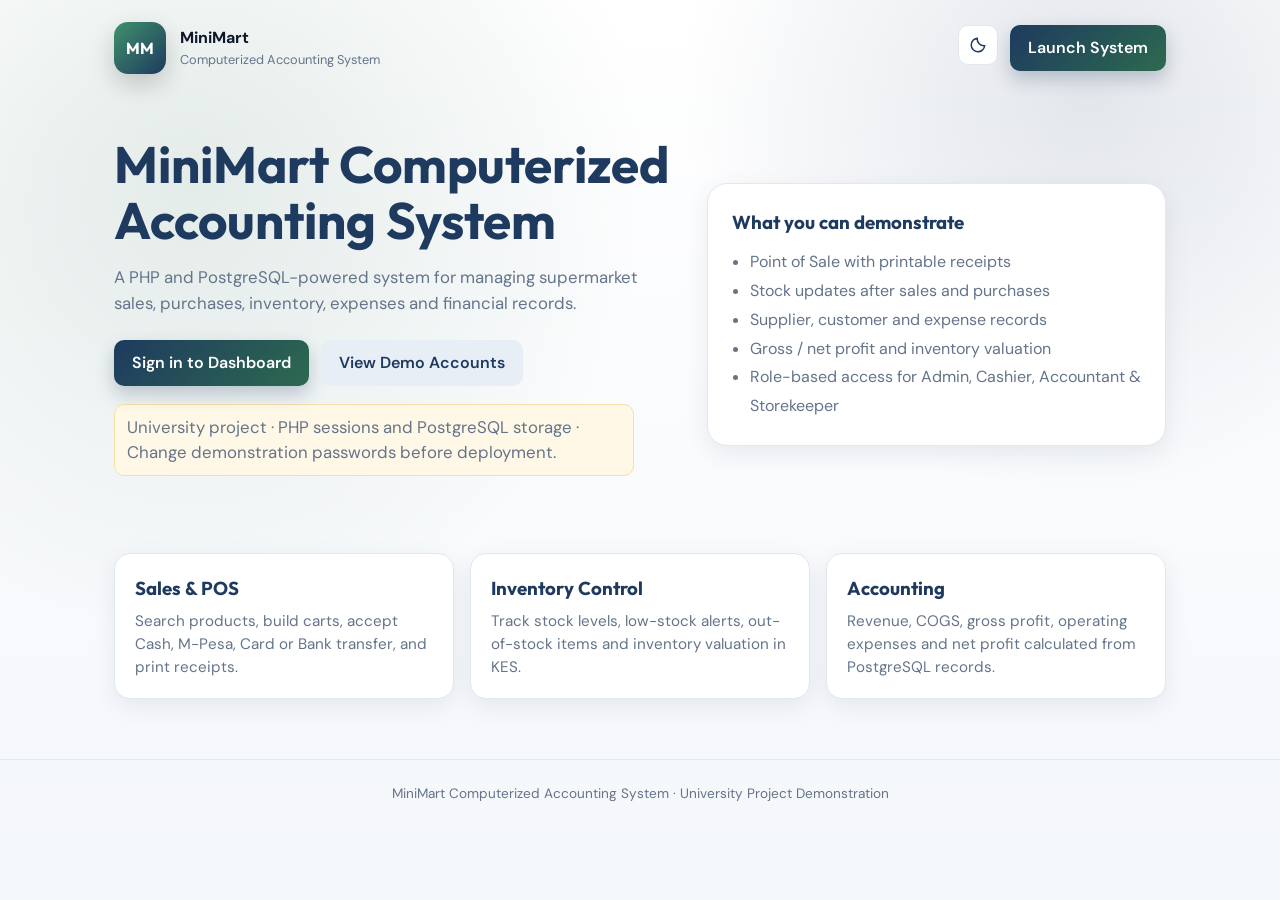
<file: index.html>
<!DOCTYPE html>
<html lang="en">
<head>
  <meta charset="UTF-8" />
  <meta name="viewport" content="width=device-width, initial-scale=1.0" />
  <title>MiniMart Computerized Accounting System</title>
  <script src="js/theme.js"></script>
  <link rel="stylesheet" href="css/style.css" />
  <link rel="stylesheet" href="css/dashboard.css" />
  <link rel="stylesheet" href="css/responsive.css" />
</head>
<body class="landing">
  <nav class="landing-nav">
    <div class="login-brand">
      <div class="login-mark">MM</div>
      <div>
        <strong>MiniMart</strong>
        <div class="text-muted" style="font-size:0.8rem">Computerized Accounting System</div>
      </div>
    </div>
    <div class="landing-cta" style="margin:0">
      <button type="button" class="icon-btn" data-theme-toggle title="Toggle colour theme" aria-label="Toggle colour theme"></button>
      <a class="btn btn-primary" href="login.html">Launch System</a>
    </div>
  </nav>

  <section class="landing-hero">
    <div>
      <h1>MiniMart Computerized Accounting System</h1>
      <p>
        A PHP and PostgreSQL-powered system for managing supermarket sales,
        purchases, inventory, expenses and financial records.
      </p>
      <div class="landing-cta">
        <a class="btn btn-primary" href="login.html">Sign in to Dashboard</a>
        <a class="btn btn-secondary" href="login.html">View Demo Accounts</a>
      </div>
      <p class="login-disclaimer" style="max-width:520px">
        University project · PHP sessions and PostgreSQL storage · Change demonstration passwords before deployment.
      </p>
    </div>
    <div class="landing-panel">
      <h3 class="section-title">What you can demonstrate</h3>
      <ul class="text-muted" style="padding-left:18px;margin:12px 0 0;line-height:1.8">
        <li>Point of Sale with printable receipts</li>
        <li>Stock updates after sales and purchases</li>
        <li>Supplier, customer and expense records</li>
        <li>Gross / net profit and inventory valuation</li>
        <li>Role-based access for Admin, Cashier, Accountant & Storekeeper</li>
      </ul>
    </div>
  </section>

  <section class="feature-grid">
    <article class="feature-card">
      <h3>Sales & POS</h3>
      <p>Search products, build carts, accept Cash, M-Pesa, Card or Bank transfer, and print receipts.</p>
    </article>
    <article class="feature-card">
      <h3>Inventory Control</h3>
      <p>Track stock levels, low-stock alerts, out-of-stock items and inventory valuation in KES.</p>
    </article>
    <article class="feature-card">
      <h3>Accounting</h3>
      <p>Revenue, COGS, gross profit, operating expenses and net profit calculated from PostgreSQL records.</p>
    </article>
  </section>

  <footer class="landing-footer">
    MiniMart Computerized Accounting System · University Project Demonstration
  </footer>

  <script src="js/storage.js"></script>
  <script src="js/auth.js"></script>
  <script src="js/main.js"></script>
  <script>
    mmRestoreSession().then((user) => {
      if (user) window.location.href = 'dashboard.html';
    });
  </script>
</body>
</html>
</file>
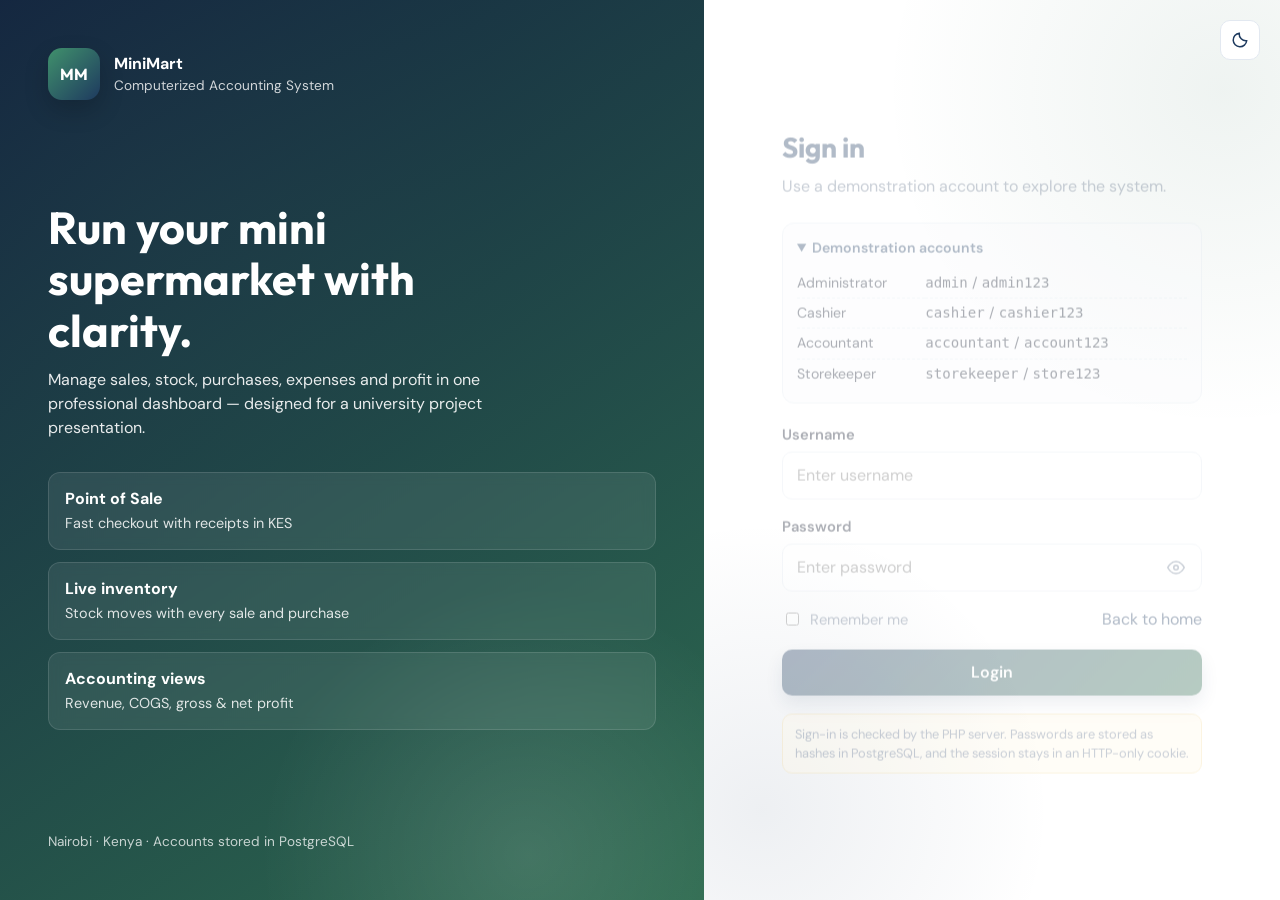
<file: accounting.html>
<!DOCTYPE html>
<html lang="en">
<head>
  <meta charset="UTF-8" />
  <meta name="viewport" content="width=device-width, initial-scale=1.0" />
  <title>Accounting · MiniMart</title>
  <script src="js/theme.js"></script>
  <link rel="stylesheet" href="css/style.css" />
  <link rel="stylesheet" href="css/dashboard.css" />
  <link rel="stylesheet" href="css/responsive.css" />
</head>
<body>
  <div class="app-shell">
    <aside class="sidebar" id="appSidebar"></aside>
    <div class="main-wrap">
      <header class="topbar" id="appTopbar"></header>
      <main class="content">
        <div class="toolbar">
          <label>From <input type="date" id="accFrom" class="form-control" /></label>
          <label>To <input type="date" id="accTo" class="form-control" /></label>
          <button type="button" class="btn btn-secondary" id="btnAccRefresh">Refresh</button>
        </div>

        <div class="formula-note">
          <strong>Accounting logic:</strong>
          <code>Total Revenue</code> = completed sales ·
          <code>COGS</code> = cost value of products sold ·
          <code>Gross Profit</code> = Revenue − COGS ·
          <code>Net Profit</code> = Gross Profit − Operating Expenses.
          Inventory purchases are <strong>not</strong> treated as operating expenses.
        </div>

        <div class="finance-grid" id="financeCards"></div>

        <div class="grid grid-2">
          <div class="card">
            <div class="card-header"><h3>Income &amp; profit summary</h3></div>
            <div class="table-wrap">
              <table class="data-table" id="incomeTable"></table>
            </div>
          </div>
          <div class="card">
            <div class="card-header"><h3>Expense summary</h3></div>
            <div class="table-wrap">
              <table class="data-table" id="expenseSummaryTable"></table>
            </div>
          </div>
          <div class="card">
            <div class="card-header"><h3>Sales summary</h3></div>
            <div id="salesSummary"></div>
          </div>
          <div class="card">
            <div class="card-header"><h3>Purchase &amp; inventory summary</h3></div>
            <div id="purchaseInventorySummary"></div>
          </div>
        </div>
      </main>
    </div>
  </div>
  <script src="js/storage.js"></script>
  <script src="js/auth.js"></script>
  <script src="js/main.js"></script>
  <script src="js/accounting.js"></script>
</body>
</html>
</file>
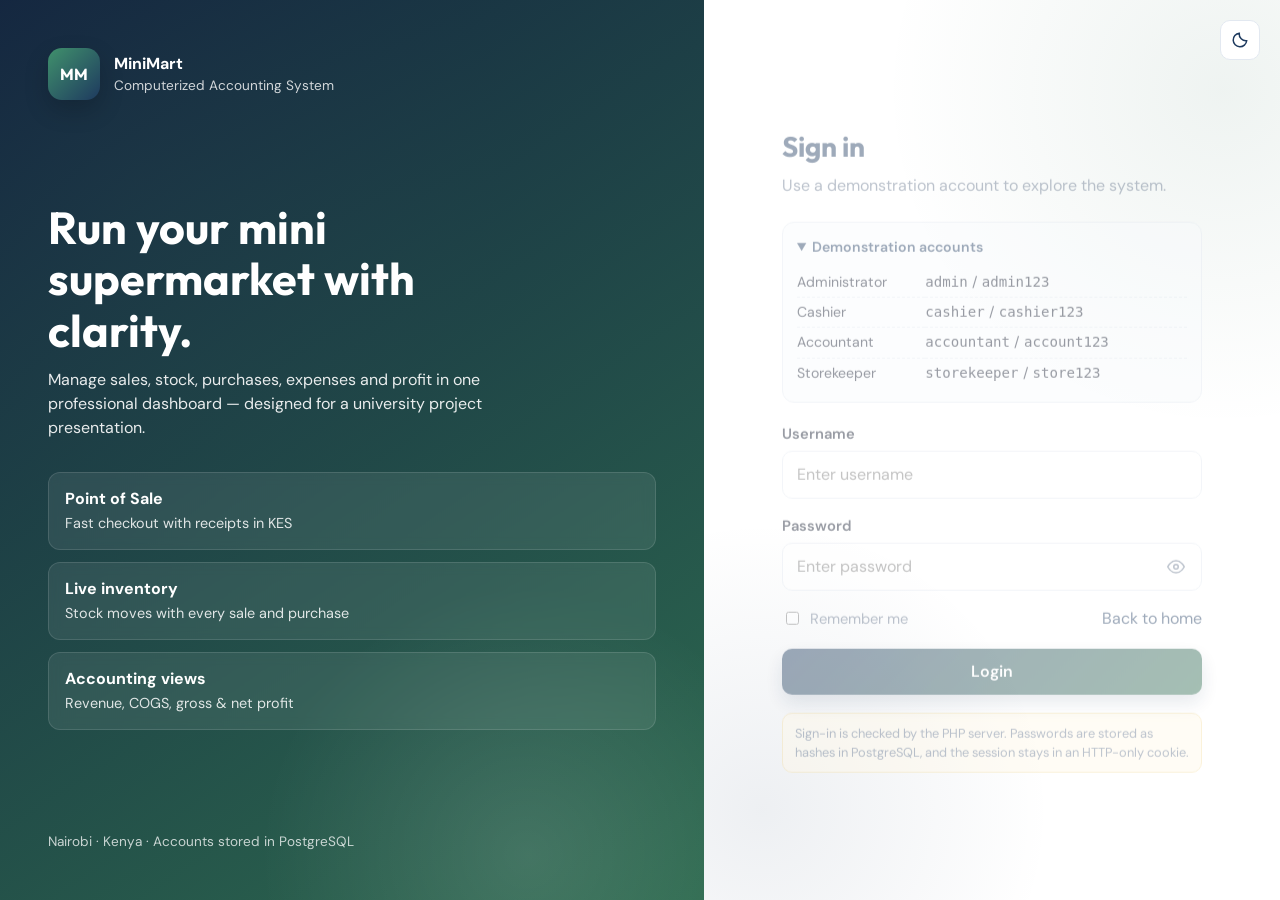
<file: customers.html>
<!DOCTYPE html>
<html lang="en">
<head>
  <meta charset="UTF-8" />
  <meta name="viewport" content="width=device-width, initial-scale=1.0" />
  <title>Customers · MiniMart</title>
  <script src="js/theme.js"></script>
  <link rel="stylesheet" href="css/style.css" />
  <link rel="stylesheet" href="css/dashboard.css" />
  <link rel="stylesheet" href="css/responsive.css" />
</head>
<body>
  <div class="app-shell">
    <aside class="sidebar" id="appSidebar"></aside>
    <div class="main-wrap">
      <header class="topbar" id="appTopbar"></header>
      <main class="content">
        <div class="toolbar">
          <input type="search" id="customerSearch" class="form-control" placeholder="Search customers..." />
          <button type="button" class="btn btn-primary" id="btnAddCustomer">Register customer</button>
        </div>
        <div class="split">
          <div class="card">
            <div class="table-wrap">
              <table class="data-table">
                <thead>
                  <tr>
                    <th>Name</th>
                    <th>Phone</th>
                    <th>Email</th>
                    <th>Type</th>
                    <th>Actions</th>
                  </tr>
                </thead>
                <tbody id="customersTable"></tbody>
              </table>
            </div>
          </div>
          <div class="card">
            <div class="card-header"><h3>Customer purchase history</h3></div>
            <div id="customerHistory" class="list-feed"></div>
          </div>
        </div>
      </main>
    </div>
  </div>

  <div class="modal" id="customerModal">
    <div class="modal-dialog">
      <form id="customerForm">
        <div class="modal-header">
          <h3 id="customerModalTitle">Register customer</h3>
          <button type="button" class="icon-btn" data-close-modal="customerModal">×</button>
        </div>
        <div class="modal-body">
          <input type="hidden" id="customerId" />
          <div class="form-group">
            <label for="customerName">Customer name</label>
            <input id="customerName" class="form-control" required />
          </div>
          <div class="grid grid-2">
            <div class="form-group">
              <label for="customerPhone">Phone number</label>
              <input id="customerPhone" class="form-control" required />
            </div>
            <div class="form-group">
              <label for="customerEmail">Email</label>
              <input type="email" id="customerEmail" class="form-control" />
            </div>
          </div>
          <div class="form-group">
            <label for="customerAddress">Address</label>
            <input id="customerAddress" class="form-control" />
          </div>
        </div>
        <div class="modal-footer">
          <button type="button" class="btn btn-outline" data-close-modal="customerModal">Cancel</button>
          <button type="submit" class="btn btn-primary">Save</button>
        </div>
      </form>
    </div>
  </div>

  <script src="js/storage.js"></script>
  <script src="js/auth.js"></script>
  <script src="js/main.js"></script>
  <script src="js/customers.js"></script>
</body>
</html>
</file>
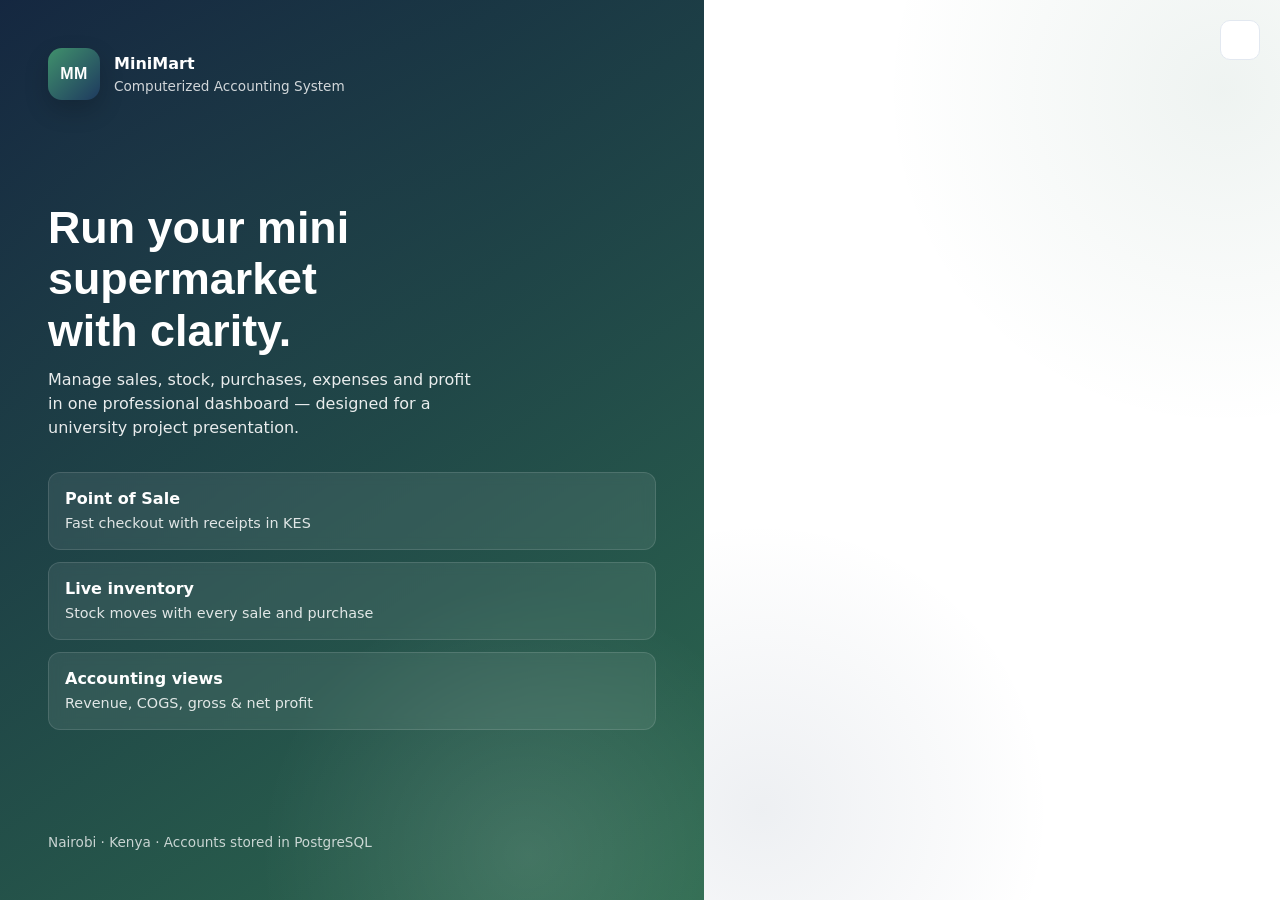
<file: dashboard.html>
<!DOCTYPE html>
<html lang="en">
<head>
  <meta charset="UTF-8" />
  <meta name="viewport" content="width=device-width, initial-scale=1.0" />
  <title>Dashboard · MiniMart</title>
  <script src="js/theme.js"></script>
  <link rel="stylesheet" href="css/style.css" />
  <link rel="stylesheet" href="css/dashboard.css" />
  <link rel="stylesheet" href="css/responsive.css" />
</head>
<body>
  <div class="app-shell">
    <aside class="sidebar" id="appSidebar"></aside>
    <div class="main-wrap">
      <header class="topbar" id="appTopbar"></header>
      <main class="content">
        <div class="quick-actions no-print" id="quickActions"></div>
        <div class="stat-grid" id="statGrid"></div>
        <div class="grid grid-2 mb-2">
          <div class="card chart-card">
            <div class="card-header"><h3>Daily sales (last 7 days)</h3></div>
            <canvas id="dailySalesChart" width="560" height="260"></canvas>
          </div>
          <div class="card chart-card">
            <div class="card-header"><h3>Monthly revenue (year to date)</h3></div>
            <canvas id="monthlyRevenueChart" width="560" height="260"></canvas>
          </div>
        </div>
        <div class="grid grid-3">
          <div class="card">
            <div class="card-header"><h3>Recent sales</h3><a href="sales.html">Open POS</a></div>
            <div id="recentSales" class="list-feed"></div>
          </div>
          <div class="card">
            <div class="card-header"><h3>Recent purchases</h3><a href="purchases.html">View</a></div>
            <div id="recentPurchases" class="list-feed"></div>
          </div>
          <div class="card">
            <div class="card-header"><h3>Low-stock alerts</h3><a href="inventory.html">Inventory</a></div>
            <div id="lowStockAlerts" class="alert-list"></div>
          </div>
        </div>
      </main>
    </div>
  </div>
  <script src="js/storage.js"></script>
  <script src="js/auth.js"></script>
  <script src="js/main.js"></script>
  <script src="js/dashboard.js"></script>
</body>
</html>
</file>
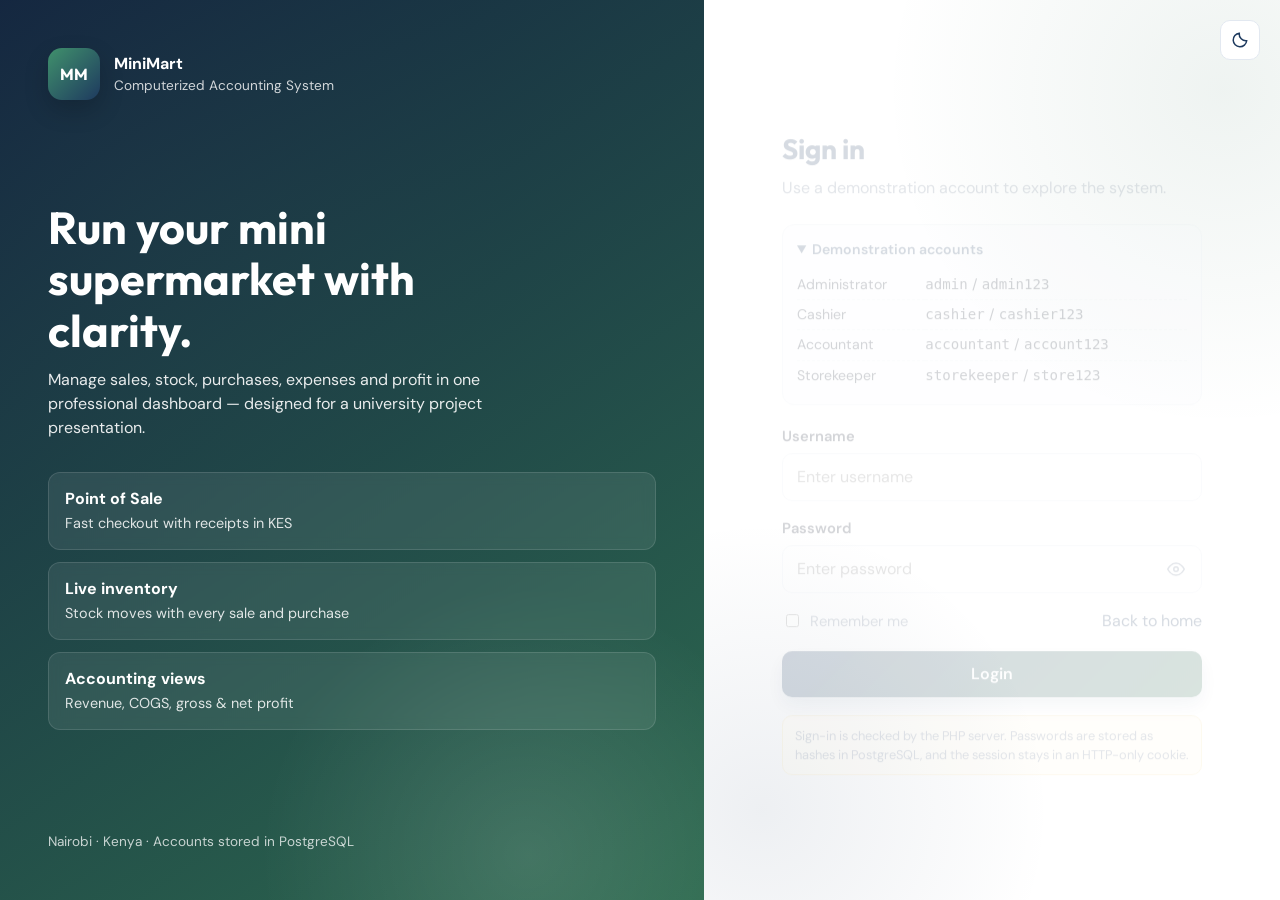
<file: expenses.html>
<!DOCTYPE html>
<html lang="en">
<head>
  <meta charset="UTF-8" />
  <meta name="viewport" content="width=device-width, initial-scale=1.0" />
  <title>Expenses · MiniMart</title>
  <script src="js/theme.js"></script>
  <link rel="stylesheet" href="css/style.css" />
  <link rel="stylesheet" href="css/dashboard.css" />
  <link rel="stylesheet" href="css/responsive.css" />
</head>
<body>
  <div class="app-shell">
    <aside class="sidebar" id="appSidebar"></aside>
    <div class="main-wrap">
      <header class="topbar" id="appTopbar"></header>
      <main class="content">
        <div class="stat-grid" id="expenseStats"></div>
        <div class="toolbar">
          <input type="search" id="expenseSearch" class="form-control" placeholder="Search expenses..." />
          <select id="expenseCategoryFilter" class="form-control"></select>
          <button type="button" class="btn btn-primary" id="btnAddExpense">Record expense</button>
        </div>
        <div class="card">
          <div class="table-wrap">
            <table class="data-table">
              <thead>
                <tr>
                  <th>Date</th>
                  <th>Description</th>
                  <th>Category</th>
                  <th>Payment</th>
                  <th>Amount</th>
                  <th>Actions</th>
                </tr>
              </thead>
              <tbody id="expensesTable"></tbody>
            </table>
          </div>
        </div>
      </main>
    </div>
  </div>

  <div class="modal" id="expenseModal">
    <div class="modal-dialog">
      <form id="expenseForm">
        <div class="modal-header">
          <h3 id="expenseModalTitle">Record expense</h3>
          <button type="button" class="icon-btn" data-close-modal="expenseModal">×</button>
        </div>
        <div class="modal-body">
          <input type="hidden" id="expenseId" />
          <div class="form-group">
            <label for="expenseDescription">Description</label>
            <input id="expenseDescription" class="form-control" required />
          </div>
          <div class="grid grid-2">
            <div class="form-group">
              <label for="expenseCategory">Category</label>
              <select id="expenseCategory" class="form-control" required></select>
            </div>
            <div class="form-group">
              <label for="expenseAmount">Amount (KES)</label>
              <input type="number" min="0" step="0.01" id="expenseAmount" class="form-control" required />
            </div>
          </div>
          <div class="grid grid-2">
            <div class="form-group">
              <label for="expenseDate">Date</label>
              <input type="date" id="expenseDate" class="form-control" required />
            </div>
            <div class="form-group">
              <label for="expensePayment">Payment method</label>
              <select id="expensePayment" class="form-control" required></select>
            </div>
          </div>
        </div>
        <div class="modal-footer">
          <button type="button" class="btn btn-outline" data-close-modal="expenseModal">Cancel</button>
          <button type="submit" class="btn btn-primary">Save expense</button>
        </div>
      </form>
    </div>
  </div>

  <script src="js/storage.js"></script>
  <script src="js/auth.js"></script>
  <script src="js/main.js"></script>
  <script src="js/expenses.js"></script>
</body>
</html>
</file>
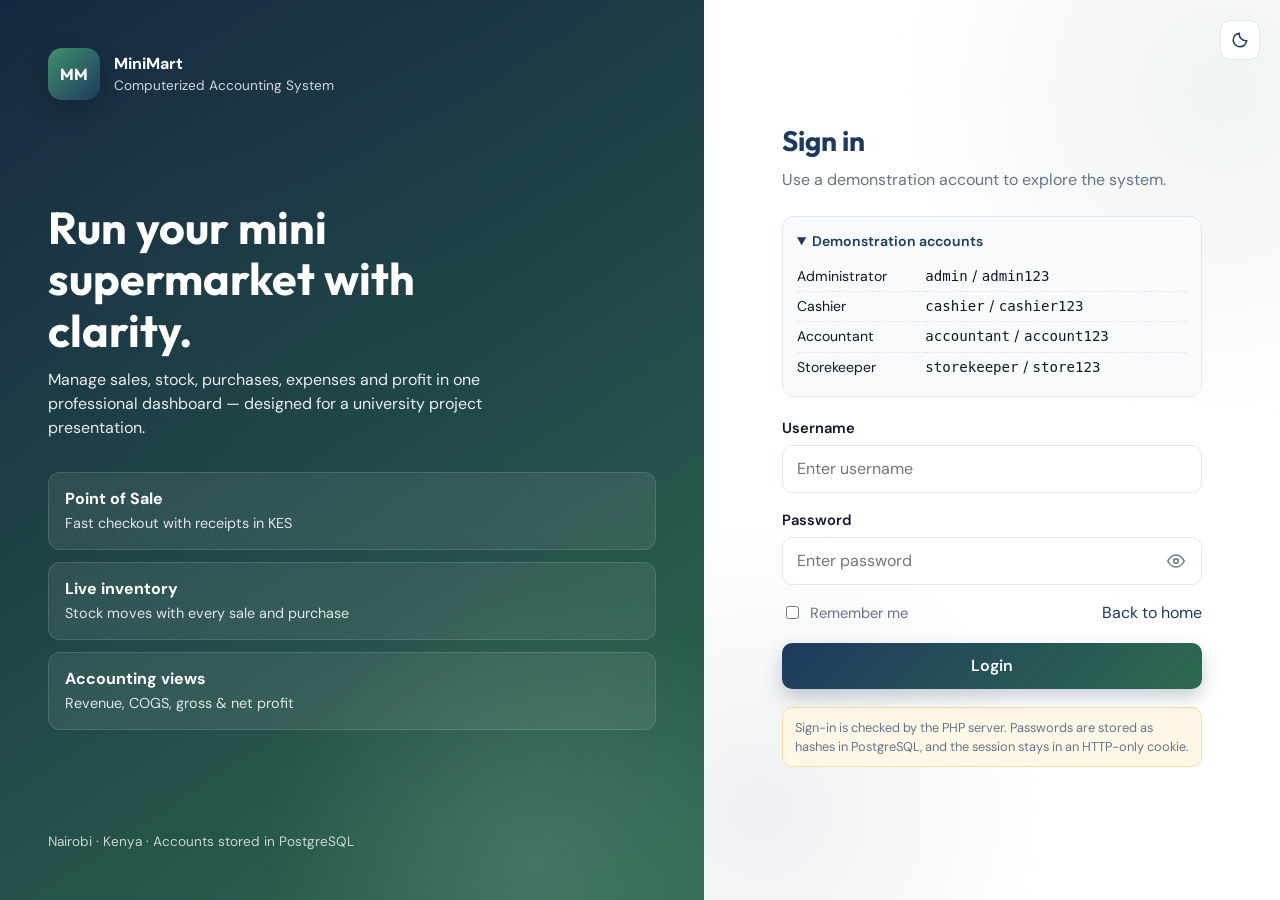
<file: inventory.html>
<!DOCTYPE html>
<html lang="en">
<head>
  <meta charset="UTF-8" />
  <meta name="viewport" content="width=device-width, initial-scale=1.0" />
  <title>Inventory · MiniMart</title>
  <script src="js/theme.js"></script>
  <link rel="stylesheet" href="css/style.css" />
  <link rel="stylesheet" href="css/dashboard.css" />
  <link rel="stylesheet" href="css/responsive.css" />
</head>
<body>
  <div class="app-shell">
    <aside class="sidebar" id="appSidebar"></aside>
    <div class="main-wrap">
      <header class="topbar" id="appTopbar"></header>
      <main class="content">
        <div class="stat-grid" id="inventoryStats"></div>
        <div class="toolbar no-print">
          <input type="search" id="invSearch" class="form-control" placeholder="Search inventory..." />
          <select id="invFilter" class="form-control">
            <option value="">All stock</option>
            <option value="low">Low stock</option>
            <option value="out">Out of stock</option>
            <option value="ok">Healthy stock</option>
          </select>
          <select id="invCategory" class="form-control"></select>
        </div>
        <div class="card">
          <div class="card-header">
            <h3>Stock levels</h3>
            <span class="text-muted">Sales decrease stock · Purchases increase stock</span>
          </div>
          <div class="table-wrap">
            <table class="data-table">
              <thead>
                <tr>
                  <th>Code</th>
                  <th>Product</th>
                  <th>Category</th>
                  <th>Qty</th>
                  <th>Min</th>
                  <th>Cost value</th>
                  <th>Retail value</th>
                  <th>Status</th>
                </tr>
              </thead>
              <tbody id="inventoryTable"></tbody>
            </table>
          </div>
        </div>
      </main>
    </div>
  </div>
  <script src="js/storage.js"></script>
  <script src="js/auth.js"></script>
  <script src="js/main.js"></script>
  <script src="js/inventory.js"></script>
</body>
</html>
</file>
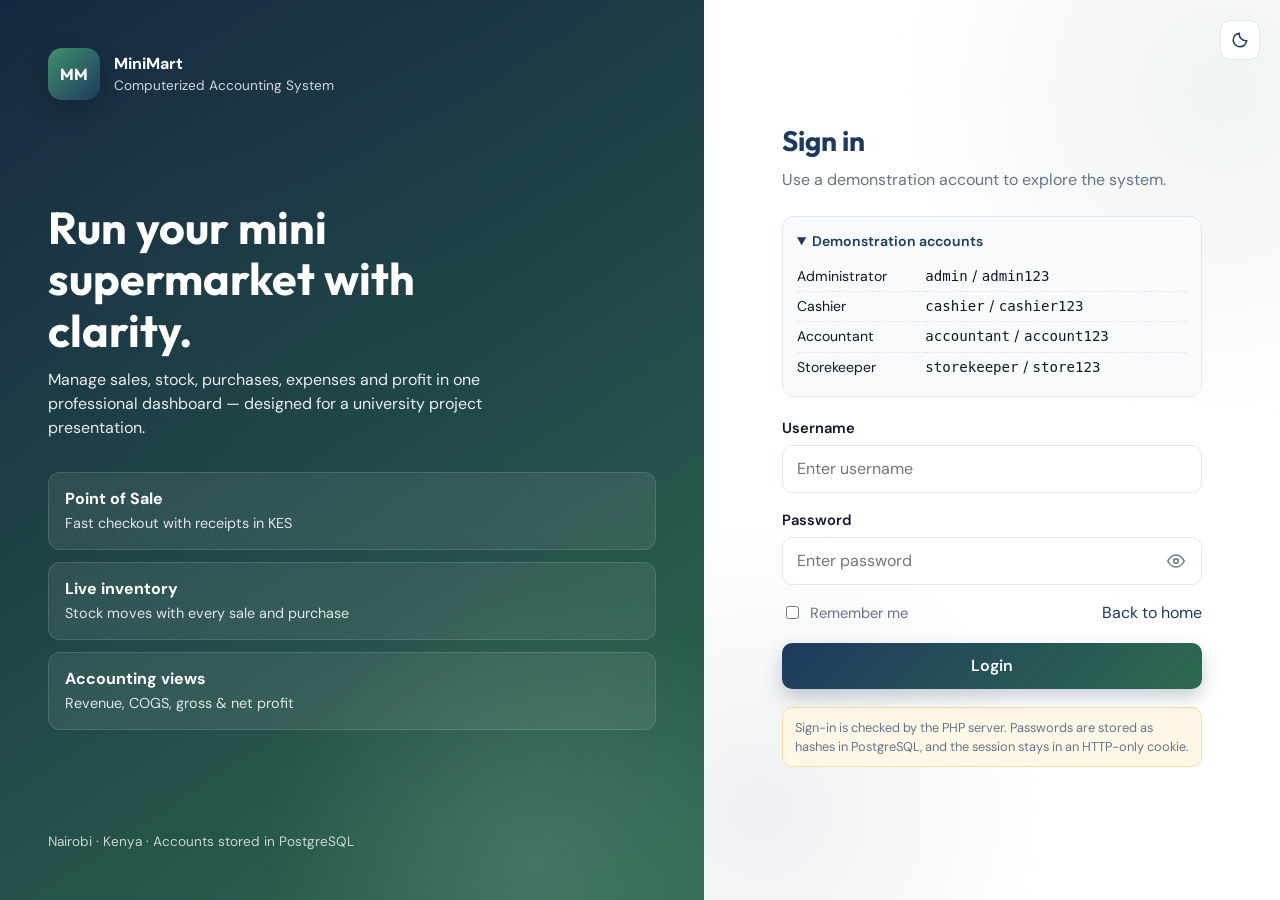
<file: login.html>
<!DOCTYPE html>
<html lang="en">
<head>
  <meta charset="UTF-8" />
  <meta name="viewport" content="width=device-width, initial-scale=1.0" />
  <title>Login · MiniMart</title>
  <script src="js/theme.js"></script>
  <link rel="stylesheet" href="css/style.css" />
  <link rel="stylesheet" href="css/responsive.css" />
</head>
<body>
  <div class="login-page">
    <section class="login-hero">
      <div class="login-brand">
        <div class="login-mark">MM</div>
        <div>
          <strong>MiniMart</strong>
          <div style="opacity:.8;font-size:.85rem">Computerized Accounting System</div>
        </div>
      </div>
      <div>
        <h1>Run your mini supermarket with clarity.</h1>
        <p>
          Manage sales, stock, purchases, expenses and profit in one professional dashboard —
          designed for a university project presentation.
        </p>
        <div class="login-features">
          <div class="login-feature">
            <div><strong>Point of Sale</strong><span>Fast checkout with receipts in KES</span></div>
          </div>
          <div class="login-feature">
            <div><strong>Live inventory</strong><span>Stock moves with every sale and purchase</span></div>
          </div>
          <div class="login-feature">
            <div><strong>Accounting views</strong><span>Revenue, COGS, gross & net profit</span></div>
          </div>
        </div>
      </div>
      <div style="opacity:.75;font-size:.85rem;position:relative;z-index:1">Nairobi · Kenya · Accounts stored in PostgreSQL</div>
    </section>

    <section class="login-panel">
      <button type="button" class="icon-btn login-theme-toggle" data-theme-toggle title="Toggle colour theme" aria-label="Toggle colour theme"></button>
      <div class="login-card">
        <h2>Sign in</h2>
        <p class="lead">Use a demonstration account to explore the system.</p>

        <div id="loginError" class="alert alert-error hidden"></div>

        <details class="demo-accounts" open>
          <summary>Demonstration accounts</summary>
          <table>
            <tr><td>Administrator</td><td><code>admin</code> / <code>admin123</code></td></tr>
            <tr><td>Cashier</td><td><code>cashier</code> / <code>cashier123</code></td></tr>
            <tr><td>Accountant</td><td><code>accountant</code> / <code>account123</code></td></tr>
            <tr><td>Storekeeper</td><td><code>storekeeper</code> / <code>store123</code></td></tr>
          </table>
        </details>

        <form id="loginForm" novalidate>
          <div class="form-group">
            <label for="username">Username</label>
            <input class="form-control" id="username" name="username" autocomplete="username" required placeholder="Enter username" />
          </div>
          <div class="form-group">
            <label for="password">Password</label>
            <div class="password-wrap">
              <input class="form-control" type="password" id="password" name="password" autocomplete="current-password" required placeholder="Enter password" />
              <button type="button" class="toggle-password" id="togglePassword" aria-label="Show password"></button>
            </div>
          </div>
          <div class="form-row">
            <label class="checkbox">
              <input type="checkbox" id="rememberMe" /> Remember me
            </label>
            <a href="index.html">Back to home</a>
          </div>
          <button type="submit" class="btn btn-primary btn-block">Login</button>
        </form>

        <p class="login-disclaimer">
          Sign-in is checked by the PHP server. Passwords are stored as hashes in PostgreSQL, and the session stays in an HTTP-only cookie.
        </p>
      </div>
    </section>
  </div>

  <script src="js/storage.js"></script>
  <script src="js/auth.js"></script>
  <script src="js/main.js"></script>
  <script>
    mmRestoreSession().then((user) => {
      if (user) window.location.href = 'dashboard.html';
    });

    const toggleBtn = document.getElementById('togglePassword');
    const passwordInput = document.getElementById('password');
    toggleBtn.innerHTML = mmIcon('eye');
    toggleBtn.addEventListener('click', () => {
      const show = passwordInput.type === 'password';
      passwordInput.type = show ? 'text' : 'password';
      toggleBtn.innerHTML = show ? mmIcon('eyeOff') : mmIcon('eye');
    });

    const remembered = localStorage.getItem('mm_remember_username');
    if (remembered) {
      document.getElementById('username').value = remembered;
      document.getElementById('rememberMe').checked = true;
    }

    document.getElementById('loginForm').addEventListener('submit', async (e) => {
      e.preventDefault();
      const err = document.getElementById('loginError');
      err.classList.add('hidden');
      const username = document.getElementById('username').value.trim();
      const password = document.getElementById('password').value;
      const remember = document.getElementById('rememberMe').checked;

      if (!username || !password) {
        err.textContent = 'Please enter both username and password.';
        err.classList.remove('hidden');
        return;
      }

      const result = await mmLogin(username, password, remember);
      if (!result.ok) {
        err.textContent = result.message;
        err.classList.remove('hidden');
        return;
      }
      window.location.href = 'dashboard.html';
    });
  </script>
</body>
</html>
</file>
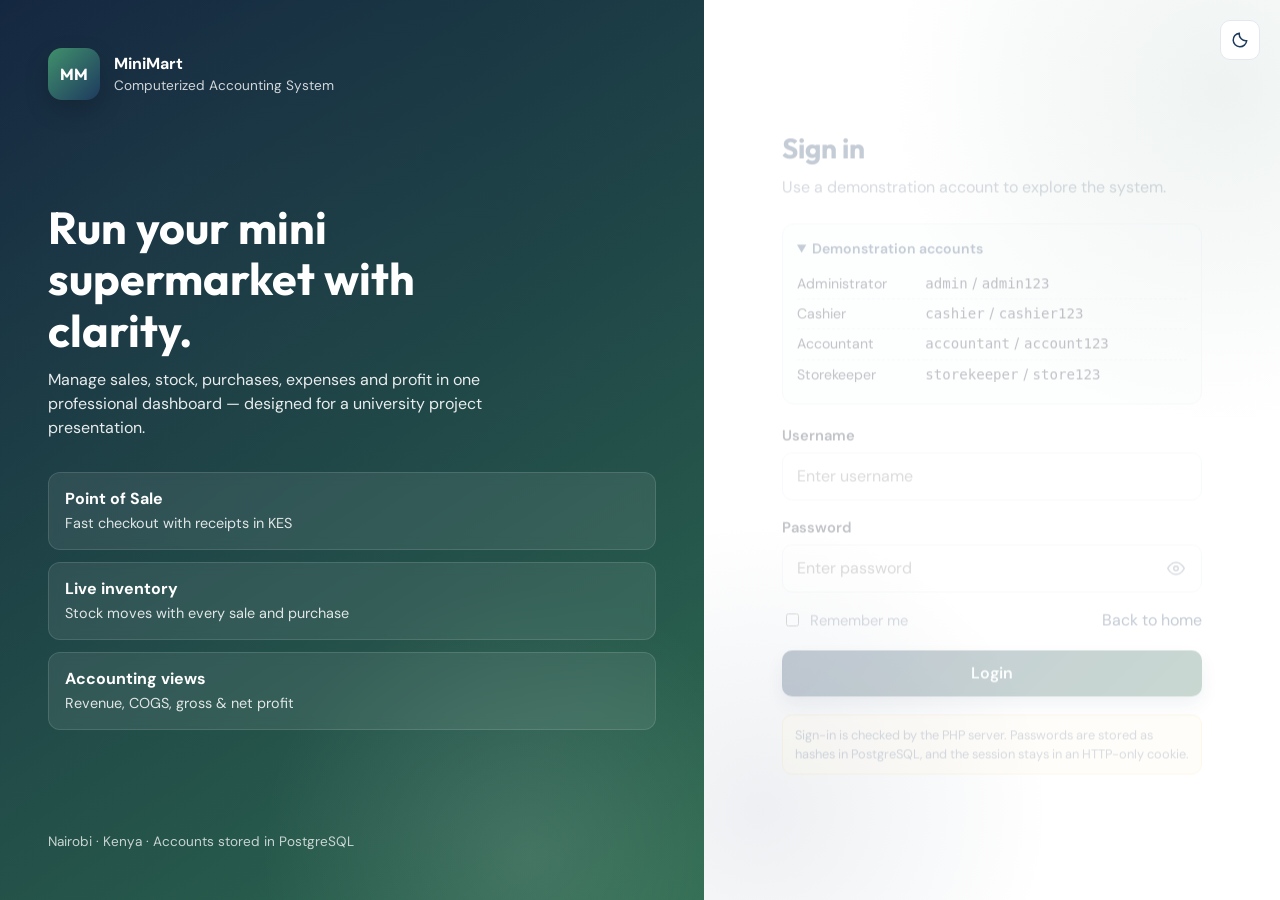
<file: products.html>
<!DOCTYPE html>
<html lang="en">
<head>
  <meta charset="UTF-8" />
  <meta name="viewport" content="width=device-width, initial-scale=1.0" />
  <title>Products · MiniMart</title>
  <script src="js/theme.js"></script>
  <link rel="stylesheet" href="css/style.css" />
  <link rel="stylesheet" href="css/dashboard.css" />
  <link rel="stylesheet" href="css/responsive.css" />
</head>
<body>
  <div class="app-shell">
    <aside class="sidebar" id="appSidebar"></aside>
    <div class="main-wrap">
      <header class="topbar" id="appTopbar"></header>
      <main class="content">
        <div class="toolbar no-print">
          <input type="search" id="productSearch" class="form-control" placeholder="Search products..." />
          <select id="categoryFilter" class="form-control"></select>
          <button type="button" class="btn btn-primary" id="btnAddProduct">Add product</button>
        </div>
        <div class="card">
          <div class="table-wrap">
            <table class="data-table">
              <thead>
                <tr>
                  <th>Code</th>
                  <th>Name</th>
                  <th>Category</th>
                  <th>Buying</th>
                  <th>Selling</th>
                  <th>Stock</th>
                  <th>Min</th>
                  <th>Status</th>
                  <th>Actions</th>
                </tr>
              </thead>
              <tbody id="productsTable"></tbody>
            </table>
          </div>
        </div>
      </main>
    </div>
  </div>

  <div class="modal" id="productModal">
    <div class="modal-dialog">
      <form id="productForm">
        <div class="modal-header">
          <h3 id="productModalTitle">Add product</h3>
          <button type="button" class="icon-btn" data-close-modal="productModal">×</button>
        </div>
        <div class="modal-body">
          <input type="hidden" id="productId" />
          <div class="grid grid-2">
            <div class="form-group">
              <label for="productCode">Product code</label>
              <input class="form-control" id="productCode" required />
            </div>
            <div class="form-group">
              <label for="productName">Product name</label>
              <input class="form-control" id="productName" required />
            </div>
          </div>
          <div class="form-group">
            <label for="productCategory">Category</label>
            <select class="form-control" id="productCategory" required></select>
          </div>
          <div class="grid grid-2">
            <div class="form-group">
              <label for="buyingPrice">Buying price (KES)</label>
              <input class="form-control" type="number" min="0" step="0.01" id="buyingPrice" required />
            </div>
            <div class="form-group">
              <label for="sellingPrice">Selling price (KES)</label>
              <input class="form-control" type="number" min="0" step="0.01" id="sellingPrice" required />
            </div>
          </div>
          <div class="grid grid-3">
            <div class="form-group">
              <label for="stockQty">Stock quantity</label>
              <input class="form-control" type="number" min="0" step="1" id="stockQty" required />
            </div>
            <div class="form-group">
              <label for="minStock">Minimum stock</label>
              <input class="form-control" type="number" min="0" step="1" id="minStock" required />
            </div>
            <div class="form-group">
              <label for="productUnit">Unit</label>
              <input class="form-control" id="productUnit" placeholder="packet, bottle..." />
            </div>
          </div>
        </div>
        <div class="modal-footer">
          <button type="button" class="btn btn-outline" data-close-modal="productModal">Cancel</button>
          <button type="submit" class="btn btn-primary">Save product</button>
        </div>
      </form>
    </div>
  </div>

  <script src="js/storage.js"></script>
  <script src="js/auth.js"></script>
  <script src="js/main.js"></script>
  <script src="js/products.js"></script>
</body>
</html>
</file>
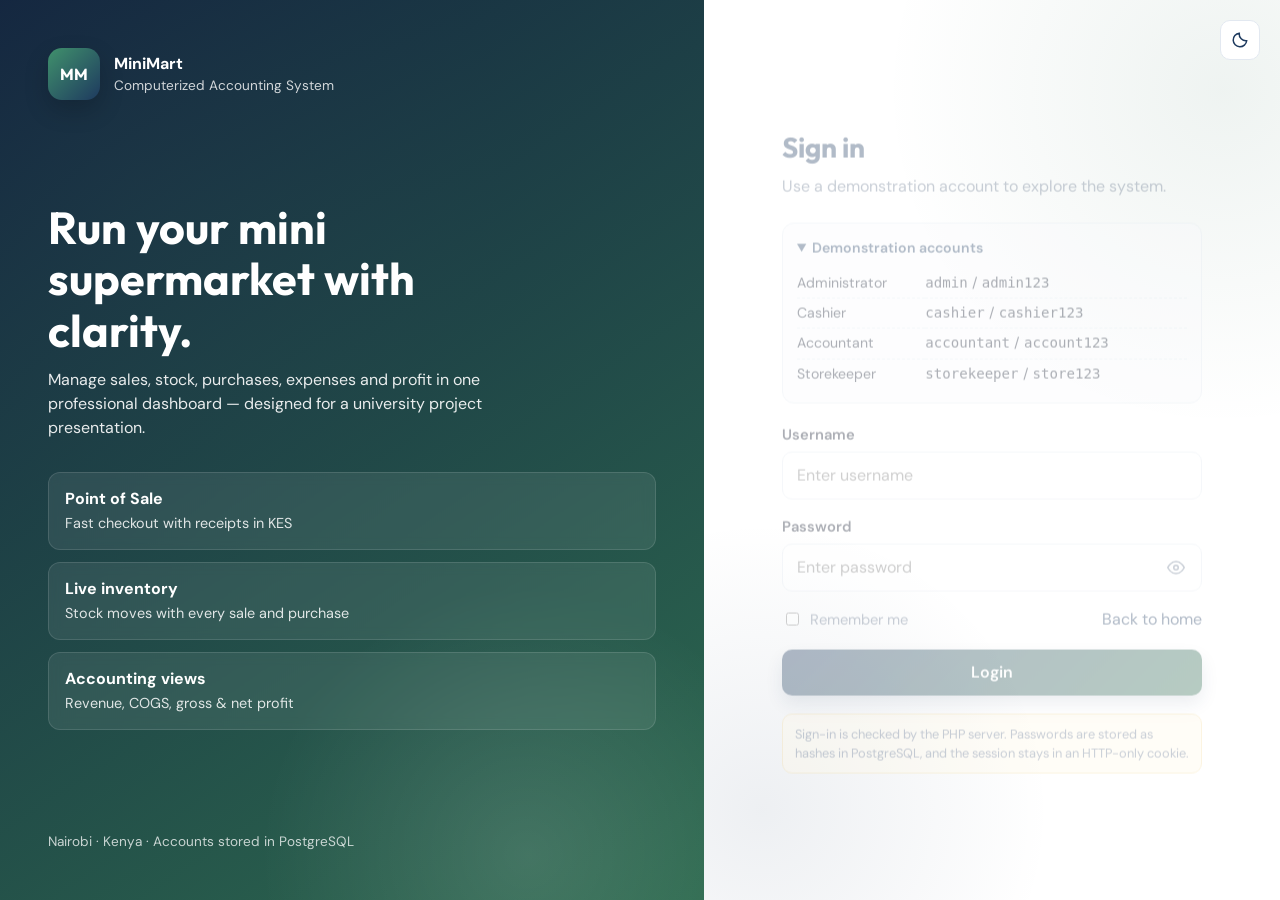
<file: purchases.html>
<!DOCTYPE html>
<html lang="en">
<head>
  <meta charset="UTF-8" />
  <meta name="viewport" content="width=device-width, initial-scale=1.0" />
  <title>Purchases · MiniMart</title>
  <script src="js/theme.js"></script>
  <link rel="stylesheet" href="css/style.css" />
  <link rel="stylesheet" href="css/dashboard.css" />
  <link rel="stylesheet" href="css/responsive.css" />
</head>
<body>
  <div class="app-shell">
    <aside class="sidebar" id="appSidebar"></aside>
    <div class="main-wrap">
      <header class="topbar" id="appTopbar"></header>
      <main class="content">
        <div class="toolbar">
          <button type="button" class="btn btn-primary" id="btnNewPurchase">Record purchase</button>
          <input type="search" id="purchaseSearch" class="form-control" placeholder="Search purchases..." />
        </div>
        <div class="card">
          <div class="table-wrap">
            <table class="data-table">
              <thead>
                <tr>
                  <th>Purchase No</th>
                  <th>Date</th>
                  <th>Supplier</th>
                  <th>Items</th>
                  <th>Payment</th>
                  <th>Total</th>
                  <th>Notes</th>
                </tr>
              </thead>
              <tbody id="purchasesTable"></tbody>
            </table>
          </div>
        </div>
      </main>
    </div>
  </div>

  <div class="modal" id="purchaseModal">
    <div class="modal-dialog wide">
      <form id="purchaseForm">
        <div class="modal-header">
          <h3>New purchase</h3>
          <button type="button" class="icon-btn" data-close-modal="purchaseModal">×</button>
        </div>
        <div class="modal-body">
          <div class="grid grid-2">
            <div class="form-group">
              <label for="purchaseSupplier">Supplier</label>
              <select id="purchaseSupplier" class="form-control" required></select>
            </div>
            <div class="form-group">
              <label for="purchaseDate">Date</label>
              <input type="date" id="purchaseDate" class="form-control" required />
            </div>
          </div>
          <div class="grid grid-2">
            <div class="form-group">
              <label for="purchasePayment">Payment method</label>
              <select id="purchasePayment" class="form-control"></select>
            </div>
            <div class="form-group">
              <label for="purchaseNotes">Notes</label>
              <input id="purchaseNotes" class="form-control" placeholder="Optional notes" />
            </div>
          </div>
          <div class="card-header" style="padding:0;margin:8px 0 10px">
            <h3 style="font-size:1rem">Purchase lines</h3>
            <button type="button" class="btn btn-sm btn-secondary" id="btnAddPurchaseLine">Add line</button>
          </div>
          <div id="purchaseLines"></div>
          <p class="mt-2"><strong>Total: </strong><span id="purchaseTotal">KES 0.00</span></p>
        </div>
        <div class="modal-footer">
          <button type="button" class="btn btn-outline" data-close-modal="purchaseModal">Cancel</button>
          <button type="submit" class="btn btn-primary">Save purchase</button>
        </div>
      </form>
    </div>
  </div>

  <script src="js/storage.js"></script>
  <script src="js/auth.js"></script>
  <script src="js/main.js"></script>
  <script src="js/purchases.js"></script>
</body>
</html>
</file>
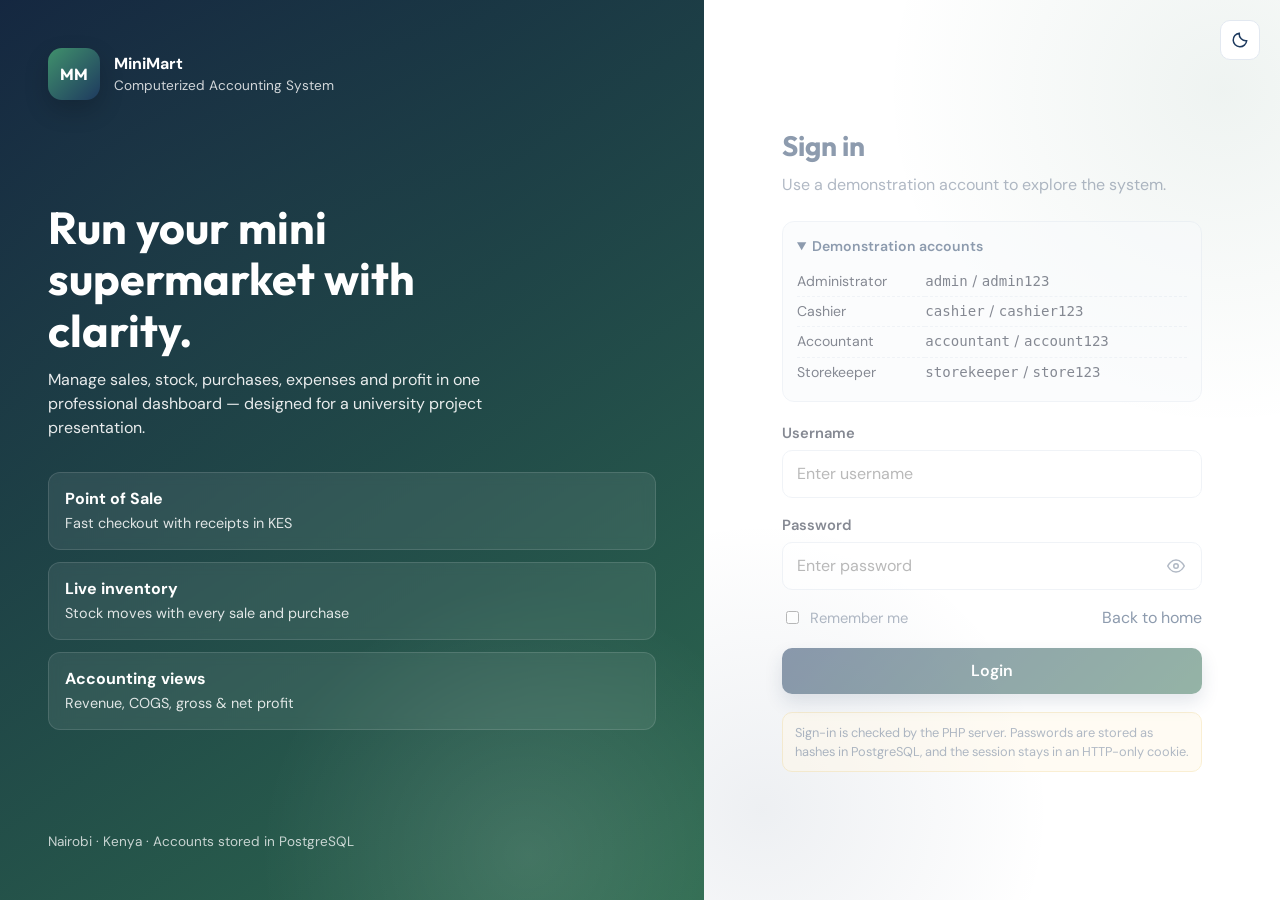
<file: reports.html>
<!DOCTYPE html>
<html lang="en">
<head>
  <meta charset="UTF-8" />
  <meta name="viewport" content="width=device-width, initial-scale=1.0" />
  <title>Reports · MiniMart</title>
  <script src="js/theme.js"></script>
  <link rel="stylesheet" href="css/style.css" />
  <link rel="stylesheet" href="css/dashboard.css" />
  <link rel="stylesheet" href="css/responsive.css" />
</head>
<body>
  <div class="app-shell">
    <aside class="sidebar" id="appSidebar"></aside>
    <div class="main-wrap">
      <header class="topbar" id="appTopbar"></header>
      <main class="content">
        <div class="report-tabs" id="reportTabs"></div>
        <div class="report-filters no-print">
          <input type="date" id="reportFrom" class="form-control" />
          <input type="date" id="reportTo" class="form-control" />
          <input type="search" id="reportSearch" class="form-control" placeholder="Search records..." />
          <button type="button" class="btn btn-secondary" id="btnRunReport">Run report</button>
          <button type="button" class="btn btn-outline" id="btnPrintReport">Print</button>
          <button type="button" class="btn btn-primary" id="btnExportCSV">Export CSV</button>
        </div>
        <div class="finance-grid" id="reportSummary"></div>
        <div class="card chart-card mb-2">
          <div class="card-header"><h3 id="reportChartTitle">Report chart</h3></div>
          <canvas id="reportChart" width="900" height="260"></canvas>
        </div>
        <div class="card" id="reportPrintArea">
          <div class="card-header"><h3 id="reportTitle">Report</h3></div>
          <div class="table-wrap">
            <table class="data-table">
              <thead id="reportHead"></thead>
              <tbody id="reportBody"></tbody>
            </table>
          </div>
        </div>
      </main>
    </div>
  </div>
  <script src="js/storage.js"></script>
  <script src="js/auth.js"></script>
  <script src="js/main.js"></script>
  <script src="js/reports.js"></script>
</body>
</html>
</file>
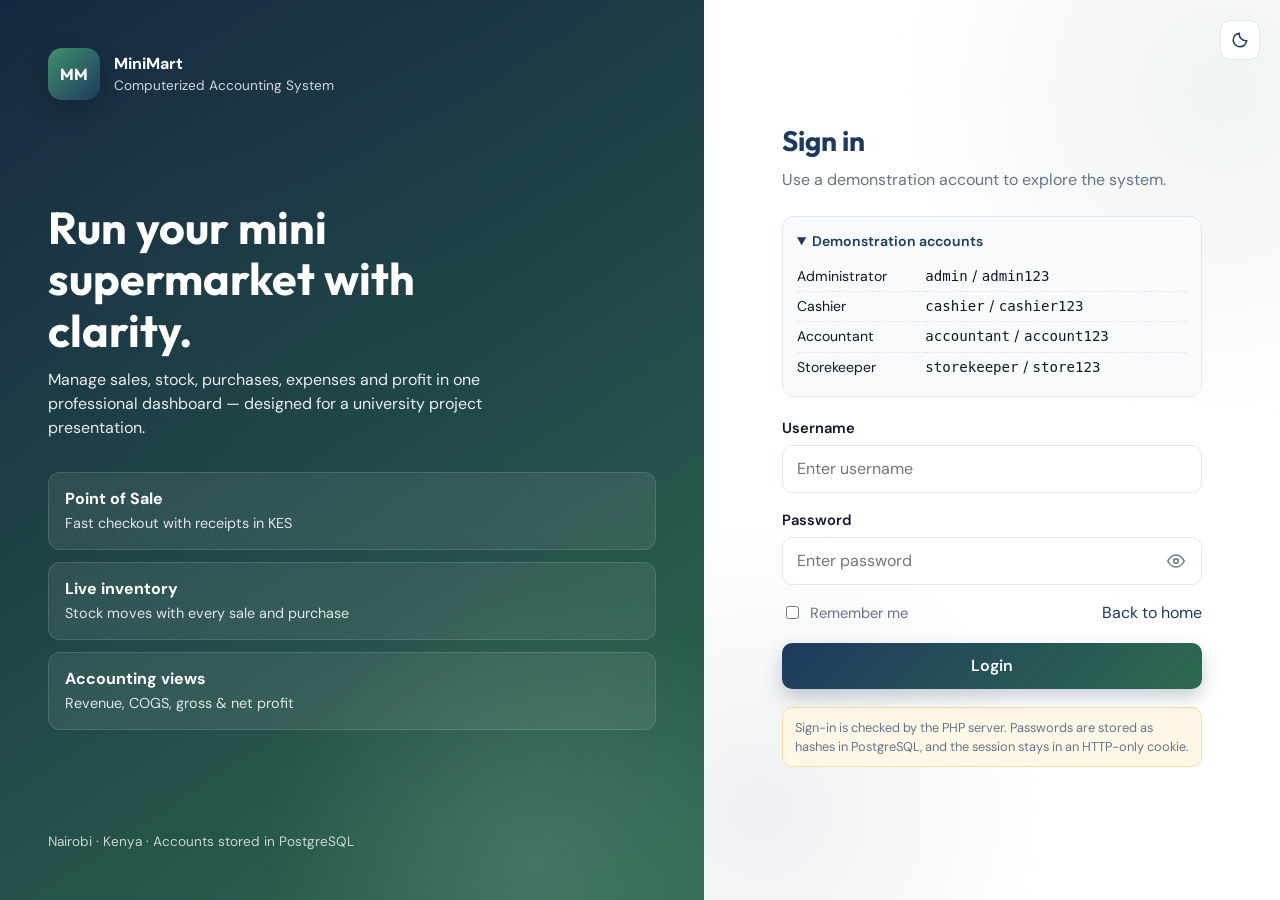
<file: sales.html>
<!DOCTYPE html>
<html lang="en">
<head>
  <meta charset="UTF-8" />
  <meta name="viewport" content="width=device-width, initial-scale=1.0" />
  <title>POS / Sales · MiniMart</title>
  <script src="js/theme.js"></script>
  <link rel="stylesheet" href="css/style.css" />
  <link rel="stylesheet" href="css/dashboard.css" />
  <link rel="stylesheet" href="css/responsive.css" />
</head>
<body>
  <div class="app-shell">
    <aside class="sidebar" id="appSidebar"></aside>
    <div class="main-wrap">
      <header class="topbar" id="appTopbar"></header>
      <main class="content">
        <div class="pos-layout">
          <section class="card">
            <div class="card-header">
              <h3>Product catalogue</h3>
              <input type="search" id="posSearch" class="form-control" style="max-width:240px" placeholder="Search products..." />
            </div>
            <div class="product-picker" id="productPicker"></div>
          </section>

          <section class="card cart-panel">
            <div class="card-header"><h3>Shopping cart</h3></div>
            <div class="form-group">
              <label for="saleCustomer">Customer</label>
              <select id="saleCustomer" class="form-control"></select>
            </div>
            <div class="cart-lines" id="cartLines"></div>
            <div class="cart-totals" id="cartTotals"></div>
            <div class="grid grid-2 mt-2">
              <div class="form-group">
                <label for="paymentMethod">Payment method</label>
                <select id="paymentMethod" class="form-control"></select>
              </div>
              <div class="form-group">
                <label for="amountPaid">Amount paid (KES)</label>
                <input type="number" min="0" step="0.01" id="amountPaid" class="form-control" />
              </div>
            </div>
            <p id="changeDisplay" class="text-muted"></p>
            <div class="actions">
              <button type="button" class="btn btn-outline" id="btnClearCart">Clear cart</button>
              <button type="button" class="btn btn-primary" id="btnCompleteSale">Complete sale</button>
            </div>
          </section>
        </div>

        <div class="card mt-2">
          <div class="card-header">
            <h3>Recent sales history</h3>
          </div>
          <div class="table-wrap">
            <table class="data-table">
              <thead>
                <tr>
                  <th>Receipt</th>
                  <th>Date</th>
                  <th>Customer</th>
                  <th>Payment</th>
                  <th>Total</th>
                  <th>Actions</th>
                </tr>
              </thead>
              <tbody id="salesHistory"></tbody>
            </table>
          </div>
        </div>
      </main>
    </div>
  </div>

  <div class="modal" id="receiptModal">
    <div class="modal-dialog">
      <div class="modal-header">
        <h3>Sale receipt</h3>
        <button type="button" class="icon-btn" data-close-modal="receiptModal">×</button>
      </div>
      <div class="modal-body">
        <div id="receiptContent" class="receipt-box"></div>
      </div>
      <div class="modal-footer">
        <button type="button" class="btn btn-outline" data-close-modal="receiptModal">Close</button>
        <button type="button" class="btn btn-primary" id="btnPrintReceipt">Print receipt</button>
      </div>
    </div>
  </div>

  <script src="js/storage.js"></script>
  <script src="js/auth.js"></script>
  <script src="js/main.js"></script>
  <script src="js/sales.js"></script>
</body>
</html>
</file>
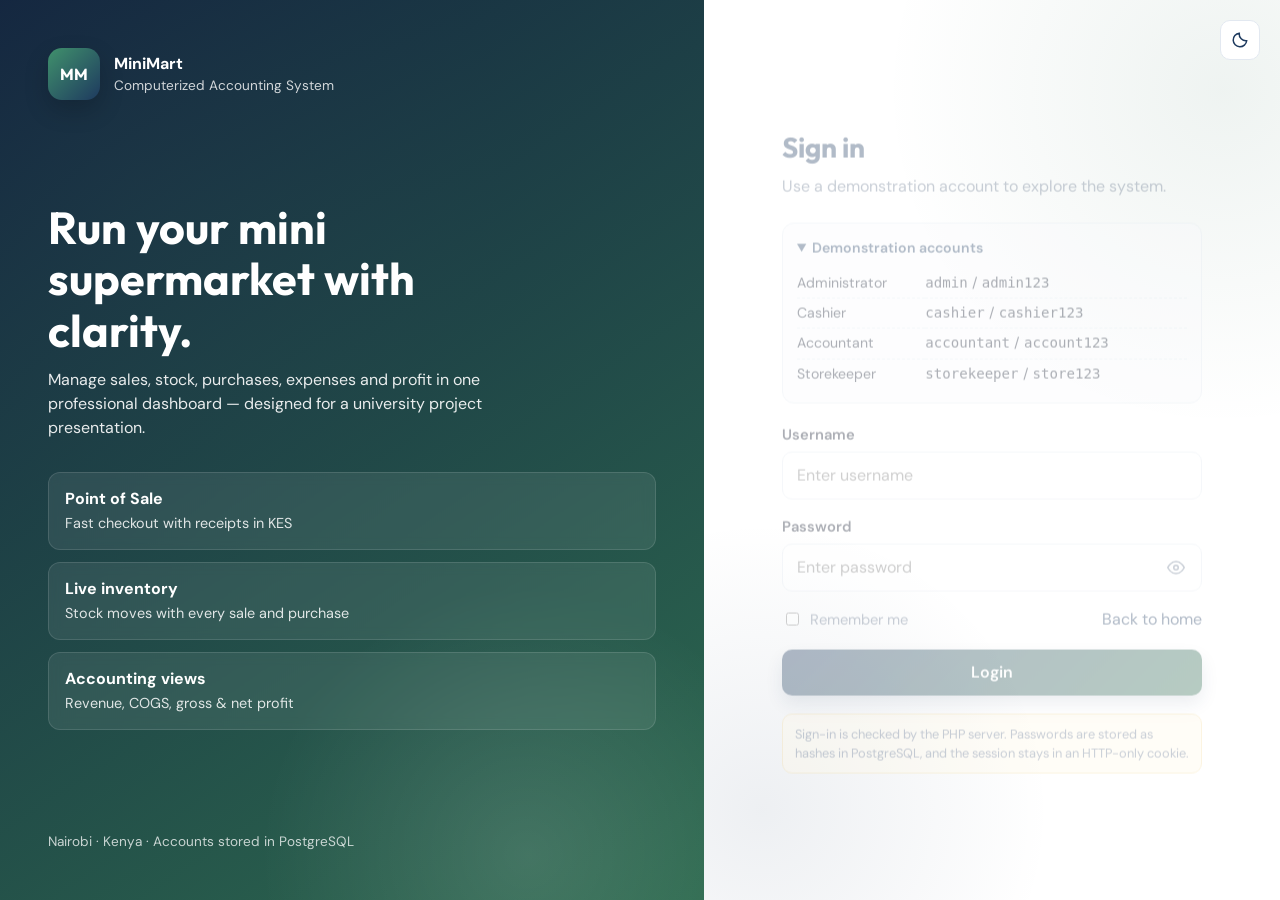
<file: settings.html>
<!DOCTYPE html>
<html lang="en">
<head>
  <meta charset="UTF-8" />
  <meta name="viewport" content="width=device-width, initial-scale=1.0" />
  <title>Settings · MiniMart</title>
  <script src="js/theme.js"></script>
  <link rel="stylesheet" href="css/style.css" />
  <link rel="stylesheet" href="css/dashboard.css" />
  <link rel="stylesheet" href="css/responsive.css" />
</head>
<body>
  <div class="app-shell">
    <aside class="sidebar" id="appSidebar"></aside>
    <div class="main-wrap">
      <header class="topbar" id="appTopbar"></header>
      <main class="content">
        <div class="grid grid-2">
          <div class="card" id="businessSettingsCard">
            <div class="card-header"><h3>Business settings</h3></div>
            <form id="settingsForm">
              <div class="form-group">
                <label for="supermarketName">Supermarket name</label>
                <input id="supermarketName" class="form-control" required />
              </div>
              <div class="form-group">
                <label for="currency">Currency</label>
                <input id="currency" class="form-control" value="KES" readonly />
              </div>
              <div class="grid grid-2">
                <div class="form-group">
                  <label for="businessPhone">Phone</label>
                  <input id="businessPhone" class="form-control" />
                </div>
                <div class="form-group">
                  <label for="businessEmail">Email</label>
                  <input type="email" id="businessEmail" class="form-control" />
                </div>
              </div>
              <div class="form-group">
                <label for="businessAddress">Address</label>
                <input id="businessAddress" class="form-control" />
              </div>
              <div class="form-group">
                <label for="receiptFooter">Receipt footer</label>
                <textarea id="receiptFooter" class="form-control" rows="2"></textarea>
              </div>
              <div class="form-group">
                <label for="logoFile">Upload logo (optional)</label>
                <input type="file" id="logoFile" accept="image/*" class="form-control" />
                <div class="mt-1" id="logoPreview"></div>
              </div>
              <button type="submit" class="btn btn-primary">Save settings</button>
            </form>
          </div>

          <div class="card" id="profile">
            <div class="card-header"><h3>My profile</h3></div>
            <div id="profileDetails" class="mb-2"></div>
            <form id="passwordForm">
              <div class="form-group">
                <label for="currentPassword">Current password</label>
                <input type="password" id="currentPassword" class="form-control" required />
              </div>
              <div class="form-group">
                <label for="newPassword">New demonstration password</label>
                <input type="password" id="newPassword" class="form-control" required minlength="6" />
              </div>
              <div class="form-group">
                <label for="confirmPassword">Confirm new password</label>
                <input type="password" id="confirmPassword" class="form-control" required minlength="6" />
              </div>
              <button type="submit" class="btn btn-secondary">Change password</button>
            </form>
          </div>
        </div>

        <div class="card mt-2" id="demoDataCard">
          <div class="card-header"><h3>Demonstration data</h3></div>
          <p class="text-muted">
            Reset restores the original Kenyan sample products, suppliers, customers, sales, purchases and expenses.
            Export any legacy browser data before resetting.
          </p>
          <div class="form-group">
            <label for="legacyDataFile">Import legacy browser data (JSON export)</label>
            <input type="file" id="legacyDataFile" class="form-control" accept="application/json,.json" />
          </div>
          <div class="toolbar">
            <button type="button" class="btn btn-outline" id="btnExportLegacy">Export legacy browser data</button>
            <button type="button" class="btn btn-secondary" id="btnImportLegacy">Import selected data</button>
          </div>
          <p class="text-muted">
            Imports products, suppliers, customers, completed sales, purchases and expenses without applying historical stock movements again.
            Existing database records are retained. User accounts and passwords are not imported.
          </p>
          <button type="button" class="btn btn-danger" id="btnResetDemo">Reset demonstration data</button>
        </div>
      </main>
    </div>
  </div>
  <script src="js/storage.js"></script>
  <script src="js/auth.js"></script>
  <script src="js/main.js"></script>
  <script src="js/settings.js"></script>
</body>
</html>
</file>
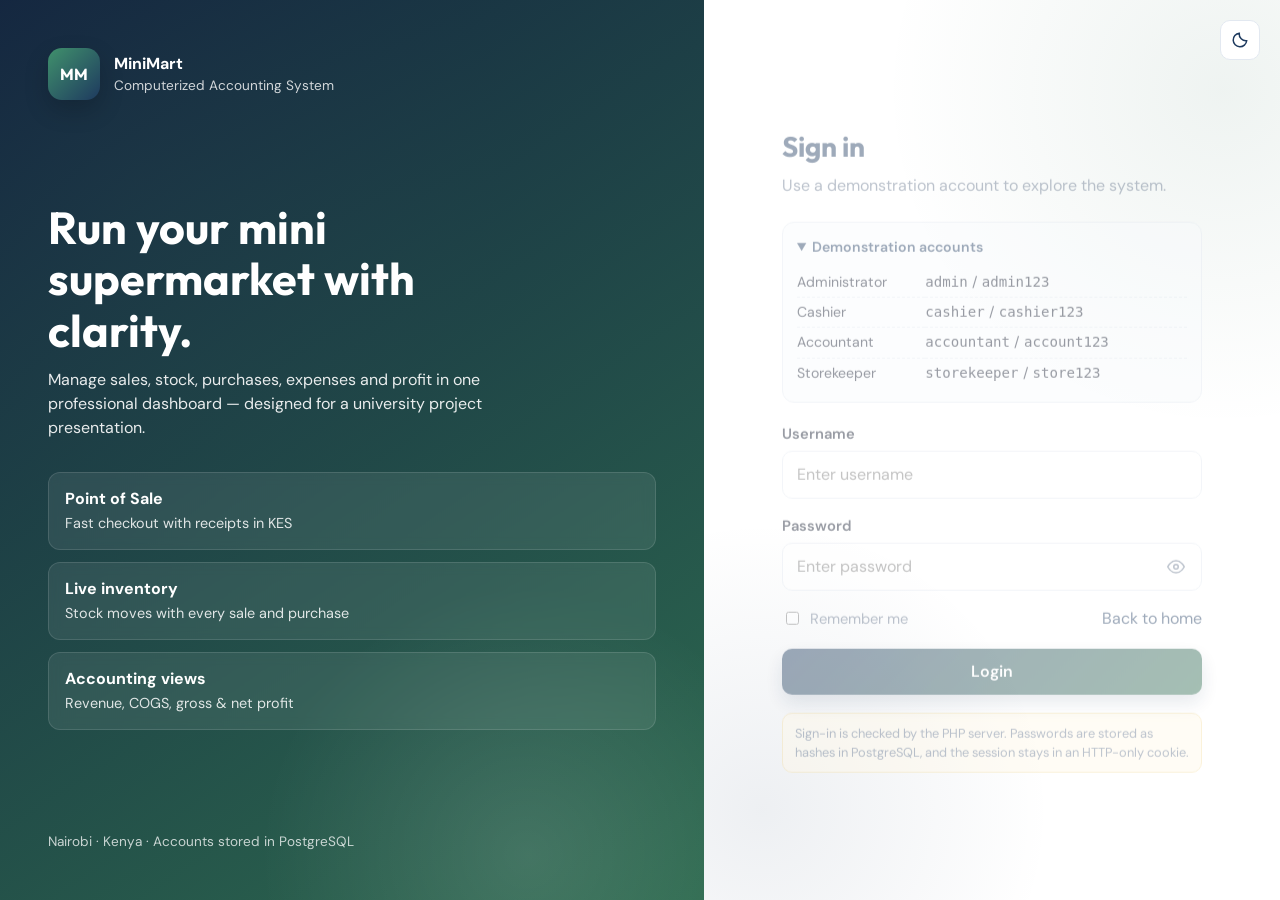
<file: suppliers.html>
<!DOCTYPE html>
<html lang="en">
<head>
  <meta charset="UTF-8" />
  <meta name="viewport" content="width=device-width, initial-scale=1.0" />
  <title>Suppliers · MiniMart</title>
  <script src="js/theme.js"></script>
  <link rel="stylesheet" href="css/style.css" />
  <link rel="stylesheet" href="css/dashboard.css" />
  <link rel="stylesheet" href="css/responsive.css" />
</head>
<body>
  <div class="app-shell">
    <aside class="sidebar" id="appSidebar"></aside>
    <div class="main-wrap">
      <header class="topbar" id="appTopbar"></header>
      <main class="content">
        <div class="toolbar">
          <input type="search" id="supplierSearch" class="form-control" placeholder="Search suppliers..." />
          <button type="button" class="btn btn-primary" id="btnAddSupplier">Add supplier</button>
        </div>
        <div class="split">
          <div class="card">
            <div class="table-wrap">
              <table class="data-table">
                <thead>
                  <tr>
                    <th>Name</th>
                    <th>Phone</th>
                    <th>Email</th>
                    <th>Address</th>
                    <th>Actions</th>
                  </tr>
                </thead>
                <tbody id="suppliersTable"></tbody>
              </table>
            </div>
          </div>
          <div class="card">
            <div class="card-header"><h3>Supplier purchase history</h3></div>
            <div id="supplierHistory" class="list-feed"></div>
          </div>
        </div>
      </main>
    </div>
  </div>

  <div class="modal" id="supplierModal">
    <div class="modal-dialog">
      <form id="supplierForm">
        <div class="modal-header">
          <h3 id="supplierModalTitle">Add supplier</h3>
          <button type="button" class="icon-btn" data-close-modal="supplierModal">×</button>
        </div>
        <div class="modal-body">
          <input type="hidden" id="supplierId" />
          <div class="form-group">
            <label for="supplierName">Supplier name</label>
            <input id="supplierName" class="form-control" required />
          </div>
          <div class="grid grid-2">
            <div class="form-group">
              <label for="supplierPhone">Telephone</label>
              <input id="supplierPhone" class="form-control" required />
            </div>
            <div class="form-group">
              <label for="supplierEmail">Email</label>
              <input type="email" id="supplierEmail" class="form-control" />
            </div>
          </div>
          <div class="form-group">
            <label for="supplierAddress">Physical address</label>
            <input id="supplierAddress" class="form-control" />
          </div>
          <div class="form-group">
            <label for="supplierNotes">Notes</label>
            <textarea id="supplierNotes" class="form-control" rows="2"></textarea>
          </div>
        </div>
        <div class="modal-footer">
          <button type="button" class="btn btn-outline" data-close-modal="supplierModal">Cancel</button>
          <button type="submit" class="btn btn-primary">Save</button>
        </div>
      </form>
    </div>
  </div>

  <script src="js/storage.js"></script>
  <script src="js/auth.js"></script>
  <script src="js/main.js"></script>
  <script src="js/suppliers.js"></script>
</body>
</html>
</file>
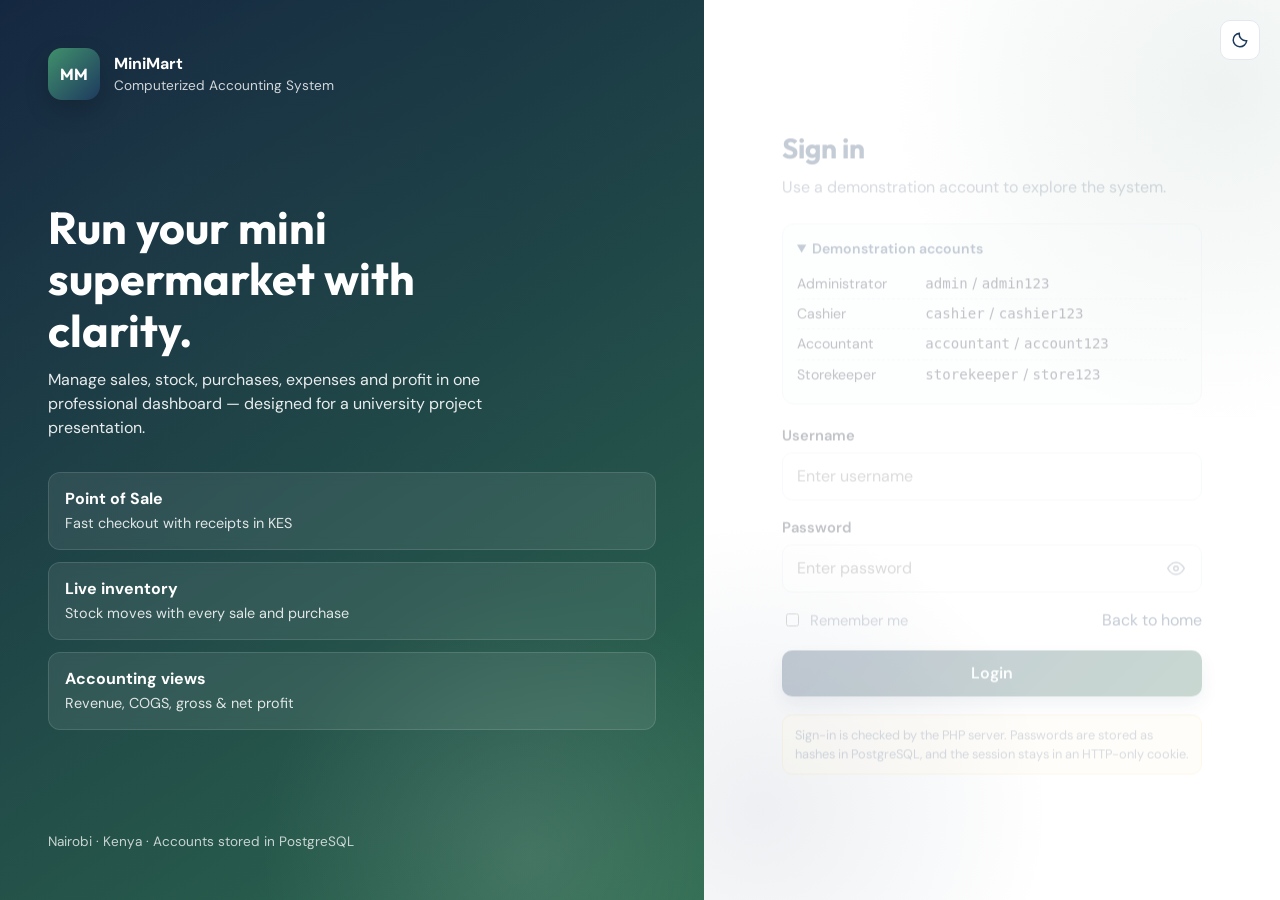
<file: users.html>
<!DOCTYPE html>
<html lang="en">
<head>
  <meta charset="UTF-8" />
  <meta name="viewport" content="width=device-width, initial-scale=1.0" />
  <title>Users · MiniMart</title>
  <script src="js/theme.js"></script>
  <link rel="stylesheet" href="css/style.css" />
  <link rel="stylesheet" href="css/dashboard.css" />
  <link rel="stylesheet" href="css/responsive.css" />
</head>
<body>
  <div class="app-shell">
    <aside class="sidebar" id="appSidebar"></aside>
    <div class="main-wrap">
      <header class="topbar" id="appTopbar"></header>
      <main class="content">
        <div class="alert alert-info">
          User accounts are stored in PostgreSQL. Passwords are hashed. Each role only sees the menu items it is allowed to use.
        </div>
        <div class="toolbar">
          <button type="button" class="btn btn-primary" id="btnAddUser">Add user</button>
        </div>
        <div class="card">
          <div class="table-wrap">
            <table class="data-table">
              <thead>
                <tr>
                  <th>Full name</th>
                  <th>Username</th>
                  <th>Role</th>
                  <th>Email</th>
                  <th>Phone</th>
                  <th>Status</th>
                  <th>Actions</th>
                </tr>
              </thead>
              <tbody id="usersTable"></tbody>
            </table>
          </div>
        </div>
        <div class="card mt-2">
          <div class="card-header"><h3>Role permissions overview</h3></div>
          <div class="table-wrap">
            <table class="data-table" id="permissionsTable"></table>
          </div>
        </div>
      </main>
    </div>
  </div>

  <div class="modal" id="userModal">
    <div class="modal-dialog">
      <form id="userForm">
        <div class="modal-header">
          <h3 id="userModalTitle">Add user</h3>
          <button type="button" class="icon-btn" data-close-modal="userModal">×</button>
        </div>
        <div class="modal-body">
          <input type="hidden" id="userId" />
          <div class="grid grid-2">
            <div class="form-group">
              <label for="userFullName">Full name</label>
              <input id="userFullName" class="form-control" required />
            </div>
            <div class="form-group">
              <label for="userUsername">Username</label>
              <input id="userUsername" class="form-control" required />
            </div>
          </div>
          <div class="grid grid-2">
            <div class="form-group">
              <label for="userRole">Role</label>
              <select id="userRole" class="form-control" required></select>
            </div>
            <div class="form-group">
              <label for="userPassword">Password</label>
              <input type="password" id="userPassword" class="form-control" minlength="6" autocomplete="new-password" placeholder="At least 6 characters" />
            </div>
          </div>
          <div class="grid grid-2">
            <div class="form-group">
              <label for="userEmail">Email</label>
              <input type="email" id="userEmail" class="form-control" />
            </div>
            <div class="form-group">
              <label for="userPhone">Phone</label>
              <input id="userPhone" class="form-control" />
            </div>
          </div>
          <label class="checkbox">
            <input type="checkbox" id="userActive" checked /> Active account
          </label>
        </div>
        <div class="modal-footer">
          <button type="button" class="btn btn-outline" data-close-modal="userModal">Cancel</button>
          <button type="submit" class="btn btn-primary">Save user</button>
        </div>
      </form>
    </div>
  </div>

  <script src="js/storage.js"></script>
  <script src="js/auth.js"></script>
  <script src="js/main.js"></script>
  <script src="js/users.js"></script>
</body>
</html>
</file>
<file: css/style.css>
/* MiniMart — Global styles */
@import url('https://fonts.googleapis.com/css2?family=DM+Sans:ital,opsz,wght@0,9..40,400;0,9..40,500;0,9..40,600;0,9..40,700;1,9..40,400&family=Outfit:wght@500;600;700&display=swap');

:root {
  color-scheme: light;
  --navy: #1e3a5f;
  --navy-dark: #13253d;
  --navy-light: #2a4d73;
  --green: #2d6a4f;
  --green-light: #40916c;
  --green-soft: #d8f3dc;
  --bg: #f4f7fb;
  --surface: #ffffff;
  --border: #e2e8f0;
  --text: #0f172a;
  --muted: #64748b;
  --danger: #c1121f;
  --warning: #e9a825;
  --success: #2d6a4f;
  --info: #1e3a5f;
  --shadow: 0 8px 24px rgba(19, 37, 61, 0.08);
  --radius: 14px;
  --sidebar-w: 260px;
  --topbar-h: 72px;
  --font: 'DM Sans', system-ui, sans-serif;
  --display: 'Outfit', 'DM Sans', sans-serif;
}

*,
*::before,
*::after {
  box-sizing: border-box;
}

html {
  scroll-behavior: smooth;
}

body {
  margin: 0;
  font-family: var(--font);
  color: var(--text);
  background: var(--bg);
  min-height: 100vh;
  line-height: 1.5;
}

a {
  color: var(--navy);
  text-decoration: none;
}

button,
input,
select,
textarea {
  font: inherit;
}

img {
  max-width: 100%;
}

/* ---------- Login ---------- */
.login-page {
  min-height: 100vh;
  display: grid;
  grid-template-columns: 1.1fr 0.9fr;
  background: var(--surface);
}

.login-hero {
  position: relative;
  background:
    linear-gradient(145deg, rgba(19, 37, 61, 0.92), rgba(45, 106, 79, 0.85)),
    radial-gradient(circle at 20% 20%, rgba(255, 255, 255, 0.12), transparent 40%),
    linear-gradient(160deg, #1e3a5f, #2d6a4f);
  color: #fff;
  padding: 48px;
  display: flex;
  flex-direction: column;
  justify-content: space-between;
  overflow: hidden;
}

.login-hero::after {
  content: '';
  position: absolute;
  inset: auto -20% -30% 30%;
  height: 70%;
  background: radial-gradient(circle, rgba(255, 255, 255, 0.12), transparent 60%);
  pointer-events: none;
}

.login-brand {
  display: flex;
  align-items: center;
  gap: 14px;
  position: relative;
  z-index: 1;
}

.brand-mark,
.login-mark {
  width: 52px;
  height: 52px;
  border-radius: 14px;
  display: grid;
  place-items: center;
  background: linear-gradient(135deg, #40916c, #1e3a5f);
  color: #fff;
  font-family: var(--display);
  font-weight: 700;
  letter-spacing: 0.02em;
  box-shadow: 0 10px 24px rgba(0, 0, 0, 0.18);
}

.login-hero h1 {
  font-family: var(--display);
  font-size: clamp(2rem, 3.5vw, 3rem);
  line-height: 1.15;
  margin: 0 0 12px;
  position: relative;
  z-index: 1;
  max-width: 14ch;
}

.login-hero p {
  margin: 0;
  opacity: 0.9;
  max-width: 42ch;
  position: relative;
  z-index: 1;
}

.login-features {
  display: grid;
  gap: 12px;
  position: relative;
  z-index: 1;
  margin-top: 32px;
}

.login-feature {
  display: flex;
  gap: 12px;
  align-items: flex-start;
  background: rgba(255, 255, 255, 0.08);
  border: 1px solid rgba(255, 255, 255, 0.12);
  padding: 14px 16px;
  border-radius: 12px;
  backdrop-filter: blur(6px);
}

.login-feature strong {
  display: block;
}

.login-feature span {
  font-size: 0.9rem;
  opacity: 0.85;
}

.login-panel {
  position: relative;
  display: flex;
  align-items: center;
  justify-content: center;
  padding: 40px 28px;
  background:
    radial-gradient(circle at 90% 10%, rgba(45, 106, 79, 0.08), transparent 35%),
    radial-gradient(circle at 10% 90%, rgba(30, 58, 95, 0.08), transparent 30%),
    #fff;
}

.login-card {
  width: 100%;
  max-width: 420px;
  animation: fadeUp 0.45s ease;
}

.login-card h2 {
  font-family: var(--display);
  margin: 0 0 6px;
  font-size: 1.75rem;
  color: var(--navy);
}

.login-card .lead {
  color: var(--muted);
  margin: 0 0 24px;
}

.demo-accounts {
  background: #f8fafc;
  border: 1px solid var(--border);
  border-radius: 12px;
  padding: 14px;
  margin-bottom: 20px;
  font-size: 0.88rem;
}

.demo-accounts summary {
  cursor: pointer;
  font-weight: 600;
  color: var(--navy);
}

.demo-accounts table {
  width: 100%;
  margin-top: 10px;
  border-collapse: collapse;
}

.demo-accounts td {
  padding: 4px 0;
  border-bottom: 1px dashed var(--border);
}

.demo-accounts tr:last-child td {
  border-bottom: 0;
}

.form-group {
  margin-bottom: 16px;
}

.form-group label {
  display: block;
  font-weight: 600;
  margin-bottom: 6px;
  font-size: 0.92rem;
}

.form-control,
.input,
select.form-control,
textarea.form-control {
  width: 100%;
  border: 1px solid var(--border);
  border-radius: 10px;
  padding: 11px 14px;
  background: #fff;
  color: var(--text);
  transition: border-color 0.2s, box-shadow 0.2s;
}

.form-control:focus,
.input:focus,
select.form-control:focus,
textarea.form-control:focus {
  outline: none;
  border-color: var(--green);
  box-shadow: 0 0 0 3px rgba(45, 106, 79, 0.15);
}

.password-wrap {
  position: relative;
}

.password-wrap .form-control {
  padding-right: 48px;
}

.toggle-password {
  position: absolute;
  right: 8px;
  top: 50%;
  transform: translateY(-50%);
  border: 0;
  background: transparent;
  color: var(--muted);
  cursor: pointer;
  width: 36px;
  height: 36px;
  display: grid;
  place-items: center;
  border-radius: 8px;
}

.toggle-password:hover {
  background: #f1f5f9;
  color: var(--navy);
}

.toggle-password svg {
  width: 18px;
  height: 18px;
}

.form-row {
  display: flex;
  align-items: center;
  justify-content: space-between;
  gap: 12px;
  margin-bottom: 18px;
}

.checkbox {
  display: inline-flex;
  align-items: center;
  gap: 8px;
  font-size: 0.92rem;
  color: var(--muted);
}

.btn {
  display: inline-flex;
  align-items: center;
  justify-content: center;
  gap: 8px;
  border: 0;
  border-radius: 10px;
  padding: 11px 18px;
  font-weight: 600;
  cursor: pointer;
  transition: transform 0.15s, box-shadow 0.2s, background 0.2s;
}

.btn:hover {
  transform: translateY(-1px);
}

.btn:active {
  transform: translateY(0);
}

.btn svg {
  width: 18px;
  height: 18px;
}

.btn-primary {
  background: linear-gradient(135deg, var(--navy), var(--green));
  color: #fff;
  box-shadow: 0 8px 18px rgba(30, 58, 95, 0.25);
}

.btn-primary:hover {
  box-shadow: 0 10px 22px rgba(30, 58, 95, 0.32);
}

.btn-secondary {
  background: #e8eef5;
  color: var(--navy);
}

.btn-secondary:hover {
  background: #d9e4f0;
}

.btn-success {
  background: var(--green);
  color: #fff;
}

.btn-danger {
  background: var(--danger);
  color: #fff;
}

.btn-outline {
  background: transparent;
  border: 1px solid var(--border);
  color: var(--text);
}

.btn-outline:hover {
  border-color: var(--navy);
  color: var(--navy);
}

.btn-sm {
  padding: 7px 12px;
  font-size: 0.88rem;
}

.btn-block {
  width: 100%;
}

.alert {
  border-radius: 10px;
  padding: 12px 14px;
  margin-bottom: 16px;
  font-size: 0.92rem;
}

.alert-error {
  background: #fde8ea;
  color: #9b1c1c;
  border: 1px solid #f5c2c7;
}

.alert-success {
  background: var(--green-soft);
  color: #1b4332;
  border: 1px solid #95d5b2;
}

.alert-info {
  background: #e8eef5;
  color: var(--navy);
  border: 1px solid #c5d4e8;
}

.login-disclaimer {
  margin-top: 18px;
  font-size: 0.8rem;
  color: var(--muted);
  background: #fff8e7;
  border: 1px solid #f5e0a8;
  border-radius: 10px;
  padding: 10px 12px;
}

/* ---------- App shell ---------- */
.app-shell {
  min-height: 100vh;
}

.sidebar {
  position: fixed;
  inset: 0 auto 0 0;
  width: var(--sidebar-w);
  background: linear-gradient(180deg, var(--navy-dark), var(--navy));
  color: #fff;
  display: flex;
  flex-direction: column;
  z-index: 40;
  transition: transform 0.25s ease;
}

.sidebar-brand {
  display: flex;
  align-items: center;
  gap: 12px;
  padding: 22px 18px;
  border-bottom: 1px solid rgba(255, 255, 255, 0.08);
}

.brand-logo-img {
  width: 44px;
  height: 44px;
  border-radius: 12px;
  object-fit: cover;
  background: #fff;
}

.brand-name {
  font-family: var(--display);
  font-weight: 700;
  font-size: 1rem;
}

.brand-sub {
  font-size: 0.75rem;
  opacity: 0.7;
}

.sidebar-nav {
  padding: 14px 10px;
  overflow-y: auto;
  flex: 1;
}

.nav-link {
  display: flex;
  align-items: center;
  gap: 12px;
  color: rgba(255, 255, 255, 0.78);
  padding: 11px 12px;
  border-radius: 10px;
  margin-bottom: 4px;
  transition: background 0.2s, color 0.2s;
}

.nav-link:hover {
  background: rgba(255, 255, 255, 0.08);
  color: #fff;
}

.nav-link.active {
  background: linear-gradient(135deg, rgba(64, 145, 108, 0.35), rgba(255, 255, 255, 0.08));
  color: #fff;
  box-shadow: inset 0 0 0 1px rgba(255, 255, 255, 0.08);
}

.nav-icon {
  width: 20px;
  height: 20px;
  display: grid;
  place-items: center;
}

.nav-icon svg {
  width: 18px;
  height: 18px;
}

.sidebar-footer {
  padding: 14px 16px 20px;
  border-top: 1px solid rgba(255, 255, 255, 0.08);
}

.demo-note {
  font-size: 0.75rem;
  opacity: 0.65;
}

.main-wrap {
  margin-left: var(--sidebar-w);
  min-height: 100vh;
}

.topbar {
  position: sticky;
  top: 0;
  z-index: 30;
  height: var(--topbar-h);
  background: rgba(255, 255, 255, 0.92);
  backdrop-filter: blur(10px);
  border-bottom: 1px solid var(--border);
  display: flex;
  align-items: center;
  justify-content: space-between;
  padding: 0 24px;
}

.topbar-left,
.topbar-right {
  display: flex;
  align-items: center;
  gap: 14px;
}

.page-title {
  margin: 0;
  font-family: var(--display);
  font-size: 1.25rem;
  color: var(--navy);
}

.page-sub {
  margin: 0;
  font-size: 0.82rem;
  color: var(--muted);
}

.icon-btn {
  width: 40px;
  height: 40px;
  border: 1px solid var(--border);
  border-radius: 10px;
  background: #fff;
  display: grid;
  place-items: center;
  cursor: pointer;
  color: var(--navy);
}

.icon-btn.static {
  cursor: default;
}

.icon-btn svg {
  width: 18px;
  height: 18px;
}

.alert-badge-wrap {
  position: relative;
}

.badge-count {
  position: absolute;
  top: -4px;
  right: -4px;
  background: var(--danger);
  color: #fff;
  font-size: 0.68rem;
  font-weight: 700;
  min-width: 18px;
  height: 18px;
  border-radius: 999px;
  display: grid;
  place-items: center;
  padding: 0 4px;
}

.user-menu {
  position: relative;
  display: flex;
  align-items: center;
  gap: 10px;
  padding: 6px 8px 6px 6px;
  border-radius: 12px;
  border: 1px solid var(--border);
  background: #fff;
  cursor: pointer;
}

.user-avatar {
  width: 38px;
  height: 38px;
  border-radius: 10px;
  background: linear-gradient(135deg, var(--navy), var(--green));
  color: #fff;
  display: grid;
  place-items: center;
  font-weight: 700;
  font-size: 0.85rem;
}

.user-meta {
  display: flex;
  flex-direction: column;
  line-height: 1.2;
}

.user-meta strong {
  font-size: 0.9rem;
}

.user-meta span {
  font-size: 0.75rem;
  color: var(--muted);
}

.user-dropdown {
  position: absolute;
  top: calc(100% + 8px);
  right: 0;
  min-width: 180px;
  background: #fff;
  border: 1px solid var(--border);
  border-radius: 12px;
  box-shadow: var(--shadow);
  padding: 8px;
  display: none;
  z-index: 50;
}

.user-menu:hover .user-dropdown,
.user-menu:focus-within .user-dropdown {
  display: grid;
  gap: 4px;
}

.user-dropdown a,
.user-dropdown button {
  display: flex;
  align-items: center;
  gap: 8px;
  width: 100%;
  border: 0;
  background: transparent;
  text-align: left;
  padding: 10px 12px;
  border-radius: 8px;
  color: var(--text);
  cursor: pointer;
}

.user-dropdown a:hover,
.user-dropdown button:hover {
  background: #f1f5f9;
}

.user-dropdown svg {
  width: 16px;
  height: 16px;
}

.content {
  padding: 24px;
}

/* ---------- Cards / panels ---------- */
.card {
  background: var(--surface);
  border: 1px solid var(--border);
  border-radius: var(--radius);
  box-shadow: var(--shadow);
  padding: 18px;
}

.card-header {
  display: flex;
  align-items: center;
  justify-content: space-between;
  gap: 12px;
  margin-bottom: 14px;
}

.card-header h3 {
  margin: 0;
  font-family: var(--display);
  font-size: 1.05rem;
  color: var(--navy);
}

.toolbar {
  display: flex;
  flex-wrap: wrap;
  gap: 10px;
  align-items: center;
  margin-bottom: 16px;
}

.toolbar .form-control,
.toolbar .input,
.toolbar select {
  min-width: 180px;
  max-width: 260px;
}

.grid {
  display: grid;
  gap: 16px;
}

.grid-2 {
  grid-template-columns: repeat(2, minmax(0, 1fr));
}

.grid-3 {
  grid-template-columns: repeat(3, minmax(0, 1fr));
}

.grid-4 {
  grid-template-columns: repeat(4, minmax(0, 1fr));
}

/* ---------- Tables ---------- */
.table-wrap {
  overflow-x: auto;
}

table.data-table {
  width: 100%;
  border-collapse: collapse;
}

.data-table th,
.data-table td {
  padding: 12px 10px;
  border-bottom: 1px solid var(--border);
  text-align: left;
  font-size: 0.92rem;
  vertical-align: middle;
}

.data-table th {
  color: var(--muted);
  font-weight: 600;
  font-size: 0.8rem;
  text-transform: uppercase;
  letter-spacing: 0.04em;
  background: #f8fafc;
}

.data-table tbody tr {
  transition: background 0.15s;
}

.data-table tbody tr:hover {
  background: #f8fafc;
}

.actions {
  display: flex;
  gap: 6px;
  flex-wrap: wrap;
}

.pill {
  display: inline-flex;
  align-items: center;
  padding: 3px 10px;
  border-radius: 999px;
  font-size: 0.75rem;
  font-weight: 600;
}

.pill-success {
  background: var(--green-soft);
  color: var(--green);
}

.pill-warning {
  background: #fff3cd;
  color: #856404;
}

.pill-danger {
  background: #fde8ea;
  color: var(--danger);
}

.pill-info {
  background: #e8eef5;
  color: var(--navy);
}

.empty-state {
  text-align: center;
  padding: 36px 16px;
  color: var(--muted);
}

/* ---------- Modals ---------- */
.modal {
  position: fixed;
  inset: 0;
  background: rgba(15, 23, 42, 0.45);
  display: none;
  align-items: center;
  justify-content: center;
  z-index: 80;
  padding: 16px;
}

.modal.open {
  display: flex;
  animation: fadeIn 0.2s ease;
}

.modal-dialog {
  width: 100%;
  max-width: 560px;
  max-height: 90vh;
  overflow: auto;
  background: #fff;
  border-radius: 16px;
  box-shadow: 0 24px 60px rgba(15, 23, 42, 0.25);
  animation: fadeUp 0.25s ease;
}

.modal-dialog.wide {
  max-width: 760px;
}

.modal-header,
.modal-footer {
  padding: 16px 18px;
  border-bottom: 1px solid var(--border);
  display: flex;
  align-items: center;
  justify-content: space-between;
  gap: 12px;
}

.modal-footer {
  border-bottom: 0;
  border-top: 1px solid var(--border);
  justify-content: flex-end;
}

.modal-body {
  padding: 18px;
}

.modal-header h3 {
  margin: 0;
  font-family: var(--display);
  color: var(--navy);
}

/* ---------- Toasts ---------- */
.toast-host {
  position: fixed;
  top: 18px;
  right: 18px;
  z-index: 100;
  display: grid;
  gap: 8px;
}

.toast {
  min-width: 260px;
  max-width: 380px;
  background: #fff;
  border-left: 4px solid var(--navy);
  border-radius: 10px;
  box-shadow: var(--shadow);
  padding: 12px 14px;
  opacity: 0;
  transform: translateX(16px);
  transition: all 0.25s ease;
  font-size: 0.92rem;
}

.toast.show {
  opacity: 1;
  transform: translateX(0);
}

.toast-success {
  border-left-color: var(--green);
}

.toast-error {
  border-left-color: var(--danger);
}

.toast-info {
  border-left-color: var(--navy);
}

/* ---------- Utilities ---------- */
.text-muted {
  color: var(--muted);
}

.text-right {
  text-align: right;
}

.text-danger {
  color: var(--danger);
}

/* ---------- Dark theme ---------- */
html[data-theme='dark'] {
  color-scheme: dark;
  --navy: #a7c7ff;
  --navy-dark: #0c1522;
  --navy-light: #20334b;
  --green: #80d7a4;
  --green-light: #9be8ba;
  --green-soft: #1d3b2e;
  --bg: #101720;
  --surface: #182331;
  --surface-raised: #202e3d;
  --surface-sunken: #141e2a;
  --border: #344456;
  --text: #e7eef6;
  --muted: #a9b8c8;
  --danger: #ff818b;
  --warning: #f2c56b;
  --success: #80d7a4;
  --info: #a7c7ff;
  --shadow: 0 8px 24px rgba(0, 0, 0, 0.24);
}

html[data-theme='dark'] body,
html[data-theme='dark'] .login-page,
html[data-theme='dark'] .login-panel {
  background: var(--bg);
  color: var(--text);
}

html[data-theme='dark'] .login-card,
html[data-theme='dark'] .card,
html[data-theme='dark'] .topbar,
html[data-theme='dark'] .icon-btn,
html[data-theme='dark'] .user-menu,
html[data-theme='dark'] .user-dropdown,
html[data-theme='dark'] .modal-dialog,
html[data-theme='dark'] .toast,
html[data-theme='dark'] .login-panel .demo-accounts,
html[data-theme='dark'] .login-panel table,
html[data-theme='dark'] .login-panel th,
html[data-theme='dark'] .login-panel td {
  background-color: var(--surface);
  color: var(--text);
}

html[data-theme='dark'] .topbar {
  background: rgba(24, 35, 49, 0.94);
}

html[data-theme='dark'] .form-control,
html[data-theme='dark'] .input,
html[data-theme='dark'] select,
html[data-theme='dark'] textarea,
html[data-theme='dark'] .qty-controls button,
html[data-theme='dark'] .report-tab {
  background-color: var(--surface-sunken);
  color: var(--text);
  border-color: var(--border);
}

html[data-theme='dark'] input::placeholder,
html[data-theme='dark'] textarea::placeholder {
  color: var(--muted);
}

html[data-theme='dark'] option {
  background: var(--surface);
  color: var(--text);
}

html[data-theme='dark'] .data-table th,
html[data-theme='dark'] .data-table tbody tr:hover,
html[data-theme='dark'] .user-dropdown a:hover,
html[data-theme='dark'] .user-dropdown button:hover,
html[data-theme='dark'] .toggle-password:hover,
html[data-theme='dark'] .btn-secondary {
  background-color: var(--surface-raised);
  color: var(--text);
}

html[data-theme='dark'] .data-table td,
html[data-theme='dark'] .data-table th,
html[data-theme='dark'] .modal-header,
html[data-theme='dark'] .modal-footer,
html[data-theme='dark'] .sidebar-brand,
html[data-theme='dark'] .sidebar-footer {
  border-color: var(--border);
}

html[data-theme='dark'] .feed-item,
html[data-theme='dark'] .product-tile,
html[data-theme='dark'] .cart-line,
html[data-theme='dark'] .landing-panel,
html[data-theme='dark'] .feature-card,
html[data-theme='dark'] .stat-card,
html[data-theme='dark'] .finance-card {
  background: var(--surface);
  color: var(--text);
  border-color: var(--border);
}

html[data-theme='dark'] .alert-item,
html[data-theme='dark'] .pill-warning,
html[data-theme='dark'] .login-disclaimer {
  background: #3a321d;
  color: #f2d794;
  border-color: #67562c;
}

html[data-theme='dark'] .alert-item.danger,
html[data-theme='dark'] .alert-error,
html[data-theme='dark'] .pill-danger {
  background: #40252b;
  color: #ffb0b7;
  border-color: #75424a;
}

html[data-theme='dark'] .alert-success {
  background: #1d3b2e;
  color: #a9ebc2;
  border-color: #32644b;
}

html[data-theme='dark'] .alert-info,
html[data-theme='dark'] .pill-info {
  background: #233750;
  color: #c1d9ff;
  border-color: #3c5979;
}

html[data-theme='dark'] .formula-note {
  background: #1d3b2e;
  color: #b4e9c7;
  border-color: #32644b;
}

html[data-theme='dark'] .formula-note code {
  background: rgba(0, 0, 0, 0.22);
}

html[data-theme='dark'] .landing {
  background:
    radial-gradient(circle at 15% 20%, rgba(128, 215, 164, 0.08), transparent 35%),
    radial-gradient(circle at 85% 10%, rgba(167, 199, 255, 0.08), transparent 30%),
    linear-gradient(180deg, #141e2a, #101720);
}

html[data-theme='dark'] .landing-footer {
  border-color: var(--border);
}

html[data-theme='dark'] .icon-btn svg,
html[data-theme='dark'] [data-theme-toggle] svg {
  width: 18px;
  height: 18px;
}

.login-theme-toggle {
  position: absolute;
  top: 20px;
  right: 20px;
  z-index: 2;
}

html[data-theme='dark'] body,
html[data-theme='dark'] .card,
html[data-theme='dark'] .topbar,
html[data-theme='dark'] .form-control,
html[data-theme='dark'] .input,
html[data-theme='dark'] .modal-dialog,
html[data-theme='dark'] .toast {
  transition: background-color 0.2s ease, color 0.2s ease, border-color 0.2s ease;
}

.text-success {
  color: var(--green);
}

.mt-1 {
  margin-top: 8px;
}

.mt-2 {
  margin-top: 16px;
}

.mb-0 {
  margin-bottom: 0;
}

.mb-2 {
  margin-bottom: 16px;
}

.hidden {
  display: none !important;
}

.section-title {
  font-family: var(--display);
  color: var(--navy);
  margin: 0 0 4px;
}

.split {
  display: grid;
  grid-template-columns: 1.2fr 0.8fr;
  gap: 16px;
}

@keyframes fadeUp {
  from {
    opacity: 0;
    transform: translateY(10px);
  }
  to {
    opacity: 1;
    transform: translateY(0);
  }
}

@keyframes fadeIn {
  from {
    opacity: 0;
  }
  to {
    opacity: 1;
  }
}

@media print {
  .sidebar,
  .topbar,
  .toolbar,
  .no-print,
  .btn,
  .actions {
    display: none !important;
  }

  .main-wrap {
    margin: 0 !important;
  }

  .content {
    padding: 0 !important;
  }

  .card {
    box-shadow: none;
    border: 0;
  }
}
</file>
<file: css/dashboard.css>
/* Dashboard & module-specific layouts */

.stat-grid {
  display: grid;
  grid-template-columns: repeat(4, minmax(0, 1fr));
  gap: 16px;
  margin-bottom: 18px;
}

.stat-card {
  background: #fff;
  border: 1px solid var(--border);
  border-radius: var(--radius);
  padding: 18px;
  box-shadow: var(--shadow);
  position: relative;
  overflow: hidden;
  transition: transform 0.2s ease, box-shadow 0.2s ease;
}

.stat-card:hover {
  transform: translateY(-3px);
  box-shadow: 0 14px 28px rgba(19, 37, 61, 0.12);
}

.stat-card::before {
  content: '';
  position: absolute;
  inset: 0 auto 0 0;
  width: 4px;
  background: linear-gradient(180deg, var(--navy), var(--green));
}

.stat-label {
  color: var(--muted);
  font-size: 0.82rem;
  font-weight: 600;
  margin-bottom: 6px;
}

.stat-value {
  font-family: var(--display);
  font-size: 1.35rem;
  color: var(--navy);
  font-weight: 700;
  margin: 0;
}

.stat-meta {
  margin-top: 8px;
  font-size: 0.78rem;
  color: var(--muted);
}

.stat-icon {
  position: absolute;
  right: 14px;
  top: 14px;
  width: 38px;
  height: 38px;
  border-radius: 10px;
  display: grid;
  place-items: center;
  background: linear-gradient(135deg, rgba(30, 58, 95, 0.1), rgba(45, 106, 79, 0.12));
  color: var(--navy);
}

.stat-icon svg {
  width: 18px;
  height: 18px;
}

.quick-actions {
  display: flex;
  flex-wrap: wrap;
  gap: 10px;
  margin-bottom: 18px;
}

.quick-actions .btn {
  flex: 1 1 160px;
}

.chart-card canvas {
  width: 100%;
  max-height: 260px;
}

.list-feed {
  display: grid;
  gap: 10px;
}

.feed-item {
  display: flex;
  justify-content: space-between;
  gap: 12px;
  padding: 12px;
  border: 1px solid var(--border);
  border-radius: 12px;
  background: #f8fafc;
}

.feed-item strong {
  display: block;
  font-size: 0.92rem;
}

.feed-item span {
  font-size: 0.8rem;
  color: var(--muted);
}

.alert-list {
  display: grid;
  gap: 8px;
}

.alert-item {
  display: flex;
  justify-content: space-between;
  align-items: center;
  padding: 10px 12px;
  border-radius: 10px;
  background: #fff8e7;
  border: 1px solid #f5e0a8;
  font-size: 0.9rem;
}

.alert-item.danger {
  background: #fde8ea;
  border-color: #f5c2c7;
}

/* POS layout */
.pos-layout {
  display: grid;
  grid-template-columns: 1.35fr 0.95fr;
  gap: 16px;
  align-items: start;
}

.product-picker {
  display: grid;
  grid-template-columns: repeat(auto-fill, minmax(150px, 1fr));
  gap: 10px;
  max-height: 62vh;
  overflow: auto;
  padding-right: 4px;
}

.product-tile {
  border: 1px solid var(--border);
  border-radius: 12px;
  padding: 12px;
  background: #fff;
  cursor: pointer;
  transition: border-color 0.2s, transform 0.15s, box-shadow 0.2s;
  text-align: left;
}

.product-tile:hover {
  border-color: var(--green);
  transform: translateY(-2px);
  box-shadow: var(--shadow);
}

.product-tile.disabled {
  opacity: 0.5;
  cursor: not-allowed;
  transform: none;
  box-shadow: none;
}

.product-tile .name {
  font-weight: 600;
  font-size: 0.9rem;
  margin-bottom: 4px;
}

.product-tile .price {
  color: var(--green);
  font-weight: 700;
}

.product-tile .stock {
  font-size: 0.75rem;
  color: var(--muted);
  margin-top: 4px;
}

.cart-panel {
  position: sticky;
  top: calc(var(--topbar-h) + 16px);
}

.cart-lines {
  display: grid;
  gap: 8px;
  max-height: 34vh;
  overflow: auto;
  margin-bottom: 12px;
}

.cart-line {
  display: grid;
  grid-template-columns: 1fr auto;
  gap: 8px;
  padding: 10px;
  border: 1px solid var(--border);
  border-radius: 10px;
  background: #f8fafc;
}

.qty-controls {
  display: inline-flex;
  align-items: center;
  gap: 6px;
}

.qty-controls button {
  width: 28px;
  height: 28px;
  border-radius: 8px;
  border: 1px solid var(--border);
  background: #fff;
  cursor: pointer;
  font-weight: 700;
}

.cart-totals {
  border-top: 1px dashed var(--border);
  padding-top: 12px;
  display: grid;
  gap: 8px;
}

.cart-totals .row {
  display: flex;
  justify-content: space-between;
  font-size: 0.95rem;
}

.cart-totals .grand {
  font-size: 1.2rem;
  font-weight: 700;
  color: var(--navy);
  font-family: var(--display);
}

.receipt-box {
  font-family: 'Courier New', monospace;
  font-size: 0.9rem;
  line-height: 1.45;
}

.receipt-box .center {
  text-align: center;
}

.receipt-box hr {
  border: 0;
  border-top: 1px dashed #94a3b8;
  margin: 10px 0;
}

/* Accounting summary blocks */
.finance-grid {
  display: grid;
  grid-template-columns: repeat(3, minmax(0, 1fr));
  gap: 16px;
  margin-bottom: 16px;
}

.finance-card {
  background: #fff;
  border: 1px solid var(--border);
  border-radius: var(--radius);
  padding: 18px;
  box-shadow: var(--shadow);
}

.finance-card h4 {
  margin: 0 0 8px;
  color: var(--muted);
  font-size: 0.85rem;
  text-transform: uppercase;
  letter-spacing: 0.04em;
}

.finance-card .value {
  font-family: var(--display);
  font-size: 1.4rem;
  font-weight: 700;
  color: var(--navy);
}

.formula-note {
  background: #eef6f1;
  border: 1px solid #b7e4c7;
  border-radius: 12px;
  padding: 14px 16px;
  font-size: 0.9rem;
  color: #1b4332;
  margin-bottom: 16px;
}

.formula-note code {
  background: rgba(255, 255, 255, 0.7);
  padding: 2px 6px;
  border-radius: 6px;
  font-size: 0.85rem;
}

/* Reports */
.report-filters {
  display: flex;
  flex-wrap: wrap;
  gap: 10px;
  margin-bottom: 16px;
}

.report-tabs {
  display: flex;
  flex-wrap: wrap;
  gap: 8px;
  margin-bottom: 16px;
}

.report-tab {
  border: 1px solid var(--border);
  background: #fff;
  border-radius: 999px;
  padding: 8px 14px;
  cursor: pointer;
  font-weight: 600;
  font-size: 0.85rem;
  color: var(--muted);
}

.report-tab.active {
  background: linear-gradient(135deg, var(--navy), var(--green));
  color: #fff;
  border-color: transparent;
}

/* Landing / index */
.landing {
  min-height: 100vh;
  background:
    radial-gradient(circle at 15% 20%, rgba(45, 106, 79, 0.12), transparent 35%),
    radial-gradient(circle at 85% 10%, rgba(30, 58, 95, 0.12), transparent 30%),
    linear-gradient(180deg, #ffffff, #f4f7fb);
}

.landing-nav {
  max-width: 1100px;
  margin: 0 auto;
  padding: 22px 24px;
  display: flex;
  align-items: center;
  justify-content: space-between;
}

.landing-hero {
  max-width: 1100px;
  margin: 0 auto;
  padding: 40px 24px 60px;
  display: grid;
  grid-template-columns: 1.1fr 0.9fr;
  gap: 32px;
  align-items: center;
}

.landing-hero h1 {
  font-family: var(--display);
  font-size: clamp(2.2rem, 4vw, 3.4rem);
  line-height: 1.1;
  color: var(--navy);
  margin: 0 0 14px;
}

.landing-hero p {
  color: var(--muted);
  font-size: 1.05rem;
  max-width: 48ch;
}

.landing-cta {
  display: flex;
  flex-wrap: wrap;
  gap: 12px;
  margin-top: 24px;
}

.landing-panel {
  background: #fff;
  border: 1px solid var(--border);
  border-radius: 20px;
  box-shadow: var(--shadow);
  padding: 24px;
}

.feature-grid {
  max-width: 1100px;
  margin: 0 auto;
  padding: 0 24px 60px;
  display: grid;
  grid-template-columns: repeat(3, minmax(0, 1fr));
  gap: 16px;
}

.feature-card {
  background: #fff;
  border: 1px solid var(--border);
  border-radius: 16px;
  padding: 20px;
  box-shadow: var(--shadow);
}

.feature-card h3 {
  margin: 0 0 8px;
  font-family: var(--display);
  color: var(--navy);
}

.feature-card p {
  margin: 0;
  color: var(--muted);
  font-size: 0.95rem;
}

.landing-footer {
  text-align: center;
  padding: 24px;
  color: var(--muted);
  font-size: 0.85rem;
  border-top: 1px solid var(--border);
}

html[data-theme='dark'] .stat-card,
html[data-theme='dark'] .feed-item,
html[data-theme='dark'] .alert-item,
html[data-theme='dark'] .product-tile,
html[data-theme='dark'] .cart-line,
html[data-theme='dark'] .qty-controls button,
html[data-theme='dark'] .finance-card,
html[data-theme='dark'] .report-tab,
html[data-theme='dark'] .landing-panel,
html[data-theme='dark'] .feature-card {
  background-color: var(--surface);
  color: var(--text);
  border-color: var(--border);
}

html[data-theme='dark'] .feed-item,
html[data-theme='dark'] .cart-line {
  background-color: var(--surface-sunken);
}

html[data-theme='dark'] .alert-item {
  background-color: #3a321d;
  color: #f2d794;
  border-color: #67562c;
}

html[data-theme='dark'] .alert-item.danger {
  background-color: #40252b;
  color: #ffb0b7;
  border-color: #75424a;
}

html[data-theme='dark'] .formula-note {
  background: #1d3b2e;
  color: #b4e9c7;
  border-color: #32644b;
}
</file>
<file: css/responsive.css>
/* Responsive breakpoints */

@media (max-width: 1200px) {
  .stat-grid {
    grid-template-columns: repeat(2, minmax(0, 1fr));
  }

  .finance-grid,
  .grid-4 {
    grid-template-columns: repeat(2, minmax(0, 1fr));
  }

  .pos-layout,
  .split,
  .landing-hero {
    grid-template-columns: 1fr;
  }

  .cart-panel {
    position: static;
  }
}

@media (max-width: 992px) {
  .login-page {
    grid-template-columns: 1fr;
  }

  .login-hero {
    min-height: 280px;
    padding: 28px;
  }

  .login-features {
    display: none;
  }

  .sidebar {
    transform: translateX(-100%);
  }

  body.sidebar-open .sidebar {
    transform: translateX(0);
  }

  .main-wrap {
    margin-left: 0;
  }

  .user-meta {
    display: none;
  }

  .feature-grid,
  .grid-3,
  .grid-2 {
    grid-template-columns: 1fr;
  }

  body.sidebar-open::before {
    content: '';
    position: fixed;
    inset: 0;
    background: rgba(15, 23, 42, 0.35);
    z-index: 35;
  }
}

@media (max-width: 640px) {
  .content {
    padding: 16px;
  }

  .topbar {
    padding: 0 12px;
    height: auto;
    min-height: var(--topbar-h);
  }

  .page-sub {
    display: none;
  }

  .stat-grid,
  .finance-grid,
  .grid-4,
  .grid-3,
  .grid-2 {
    grid-template-columns: 1fr;
  }

  .toolbar {
    flex-direction: column;
    align-items: stretch;
  }

  .toolbar .form-control,
  .toolbar .input,
  .toolbar select {
    max-width: none;
    min-width: 0;
    width: 100%;
  }

  .landing-nav {
    flex-direction: column;
    gap: 12px;
    align-items: flex-start;
  }

  .modal-dialog {
    max-height: 95vh;
  }
}

@media (min-width: 993px) {
  body.sidebar-collapsed .sidebar {
    transform: translateX(0);
    width: 78px;
  }

  body.sidebar-collapsed .brand-name,
  body.sidebar-collapsed .brand-sub,
  body.sidebar-collapsed .nav-link span:not(.nav-icon),
  body.sidebar-collapsed .demo-note {
    display: none;
  }

  body.sidebar-collapsed .sidebar-brand {
    justify-content: center;
  }

  body.sidebar-collapsed .main-wrap {
    margin-left: 78px;
  }

  body.sidebar-collapsed .nav-link {
    justify-content: center;
  }
}
</file>
